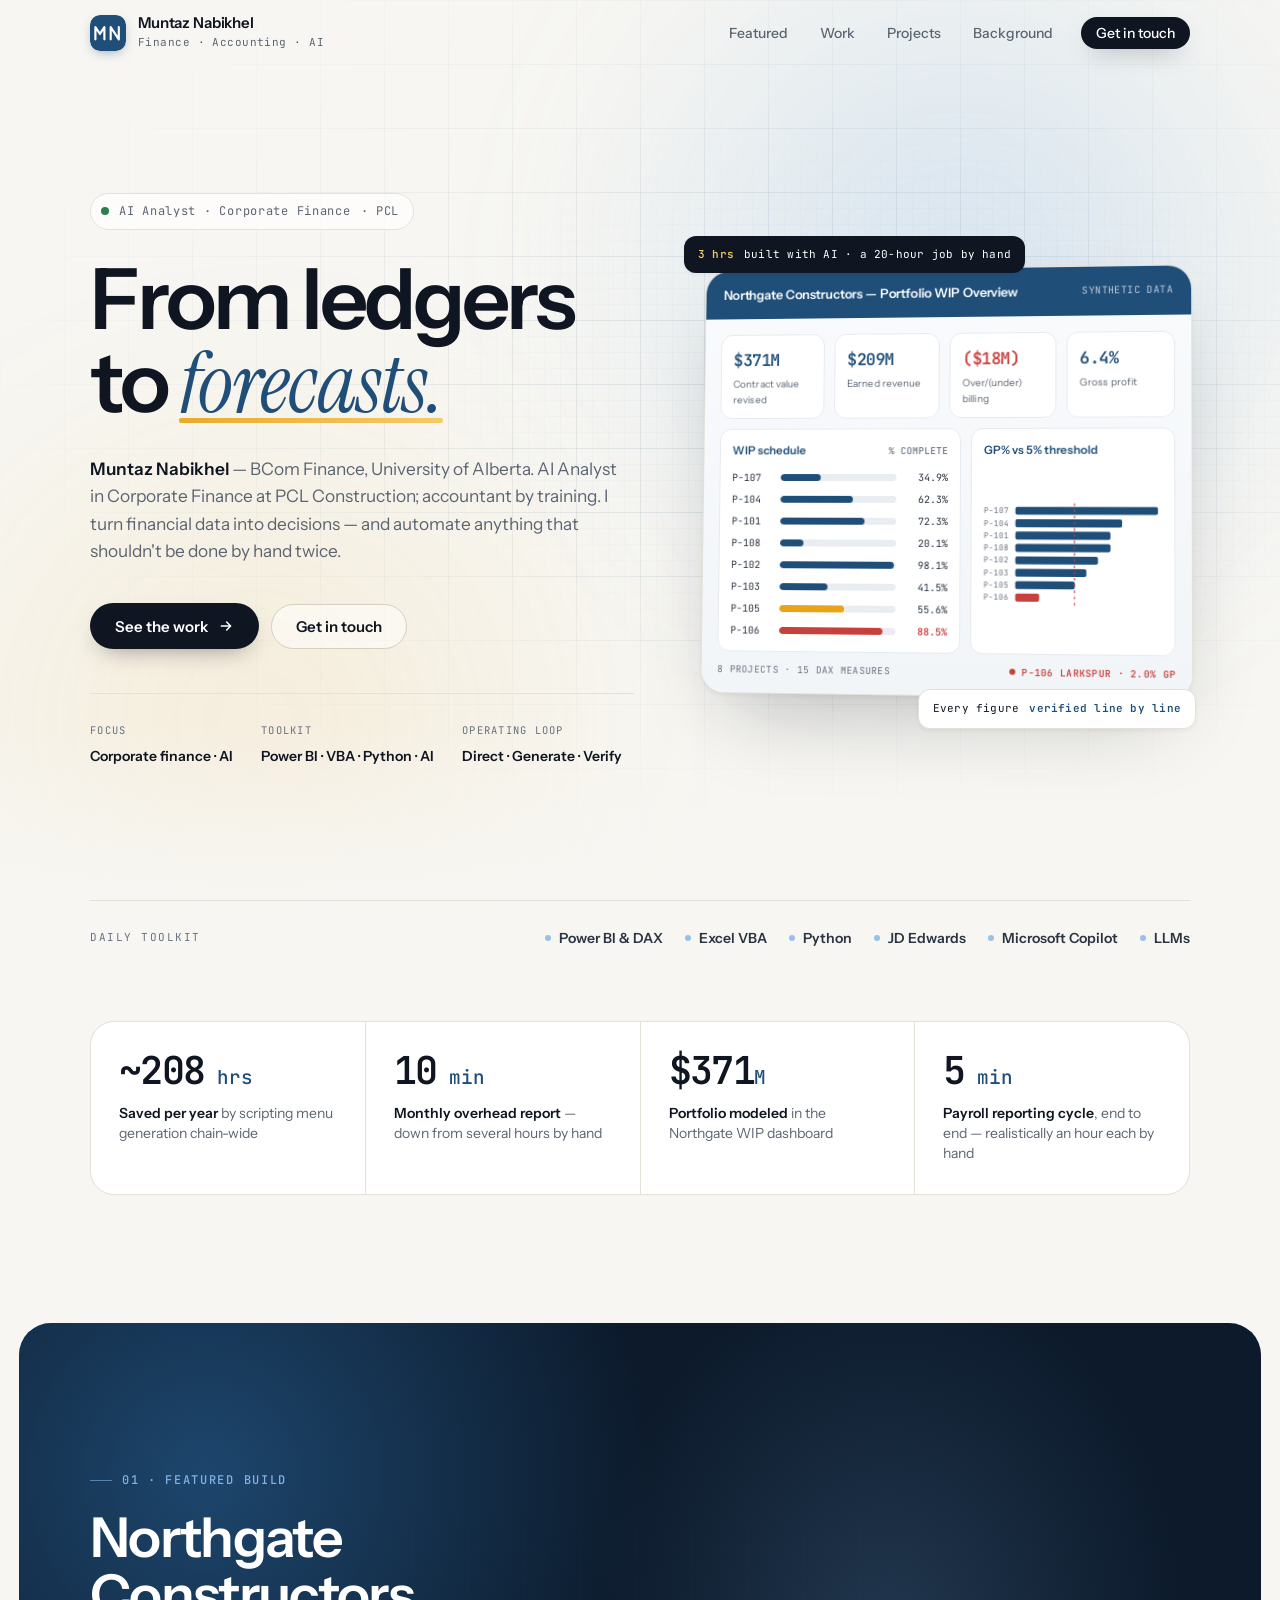
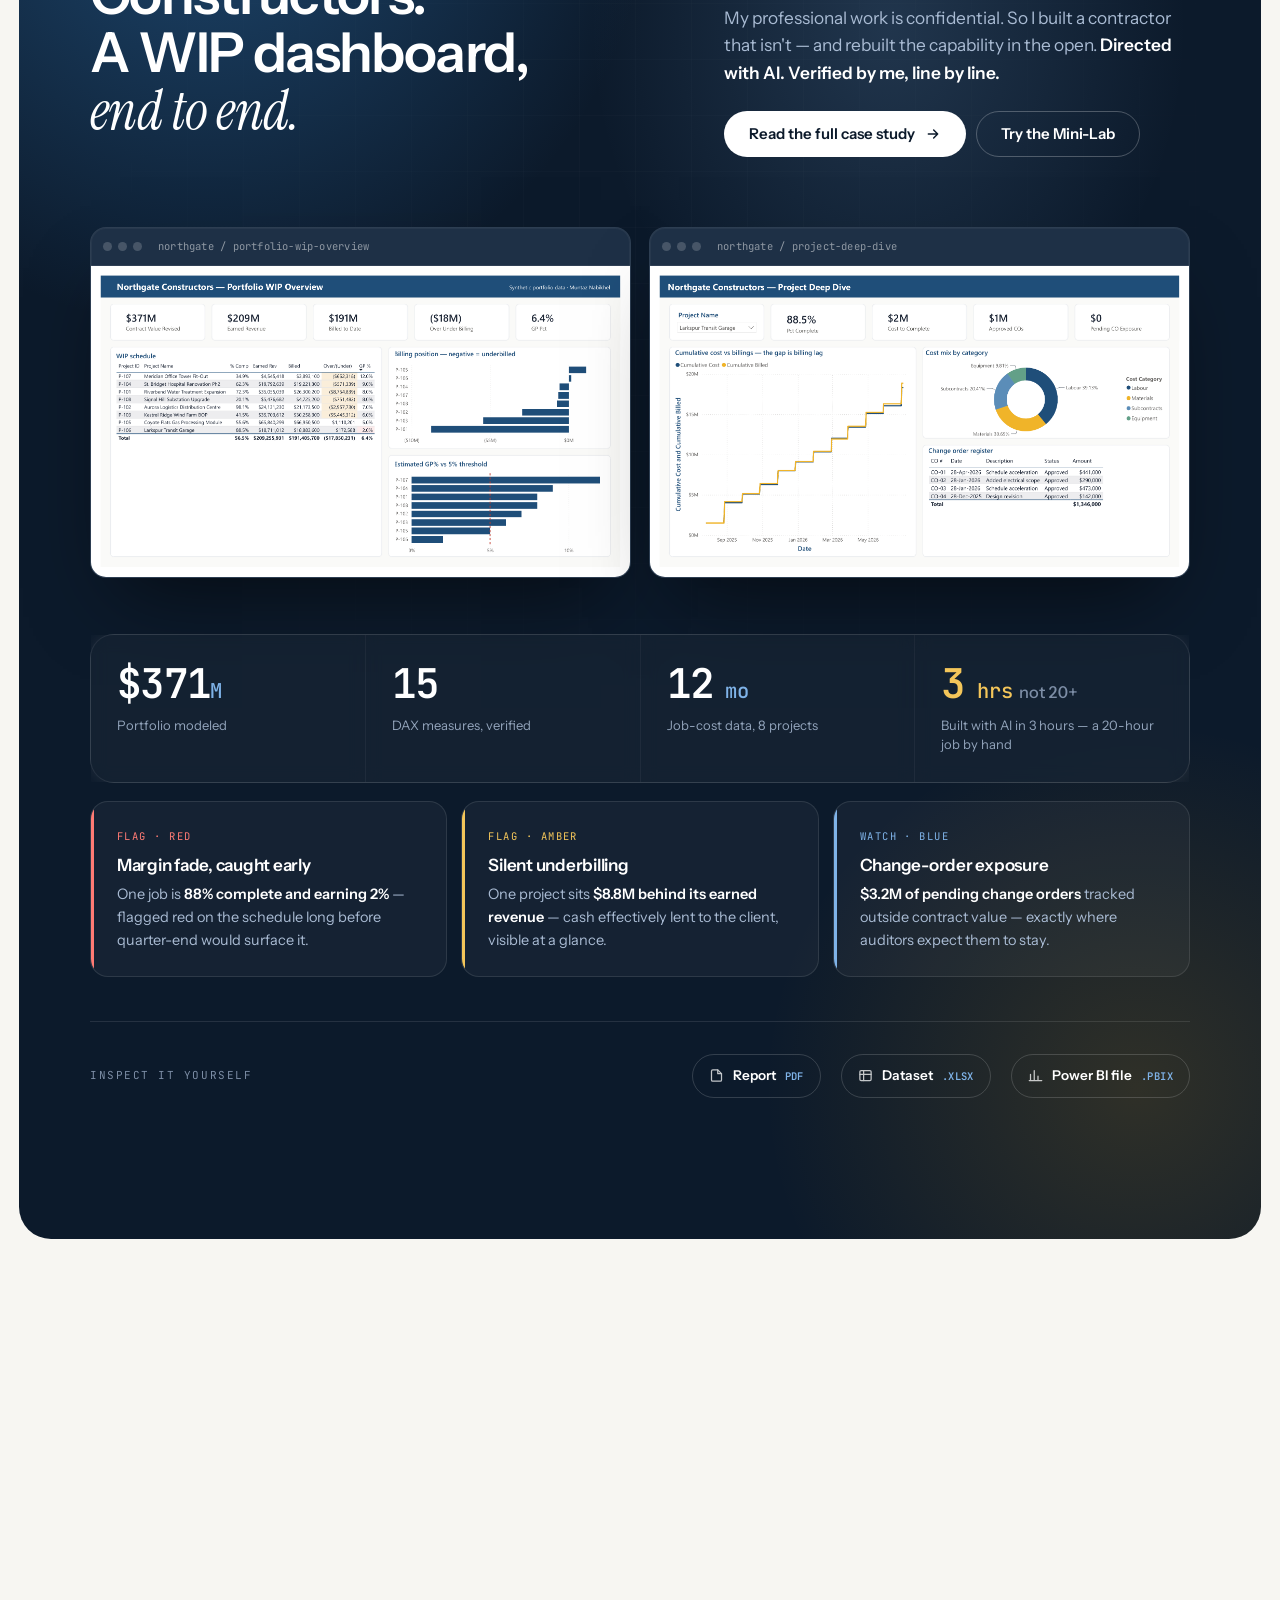
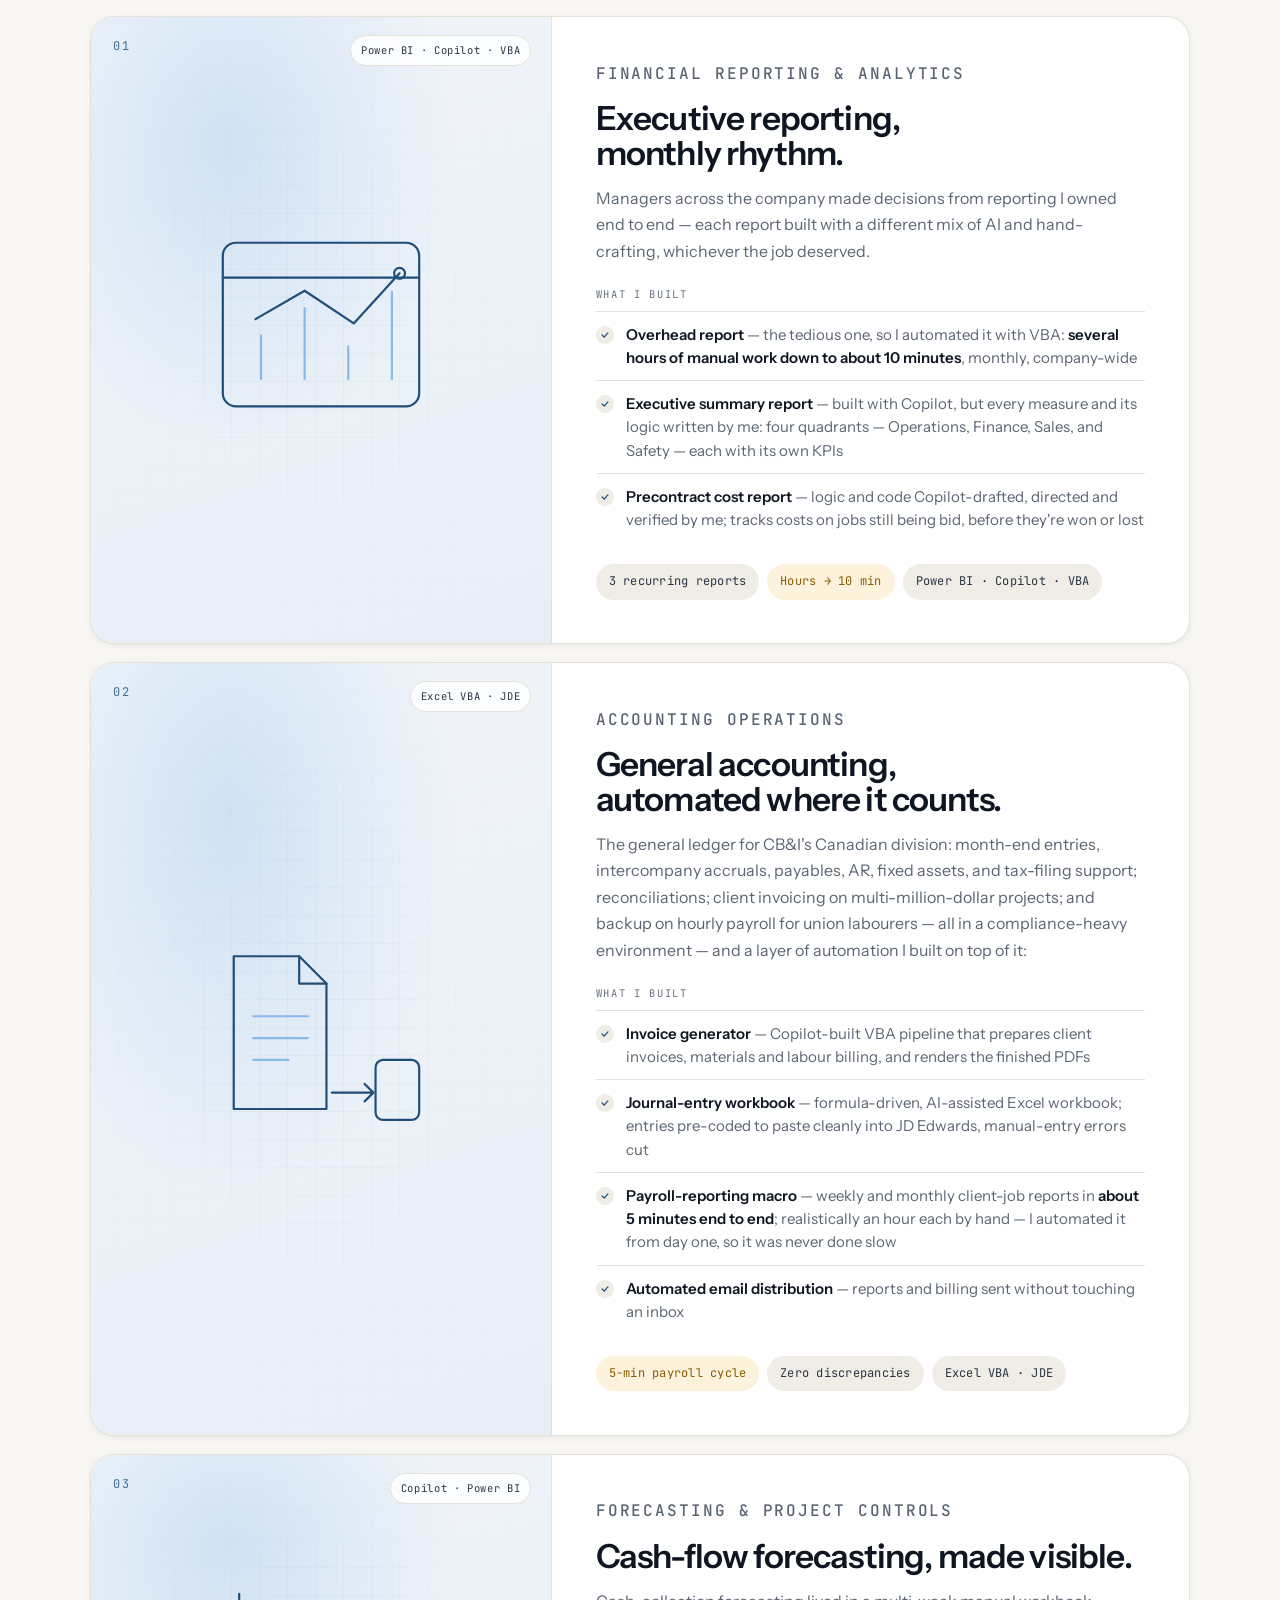
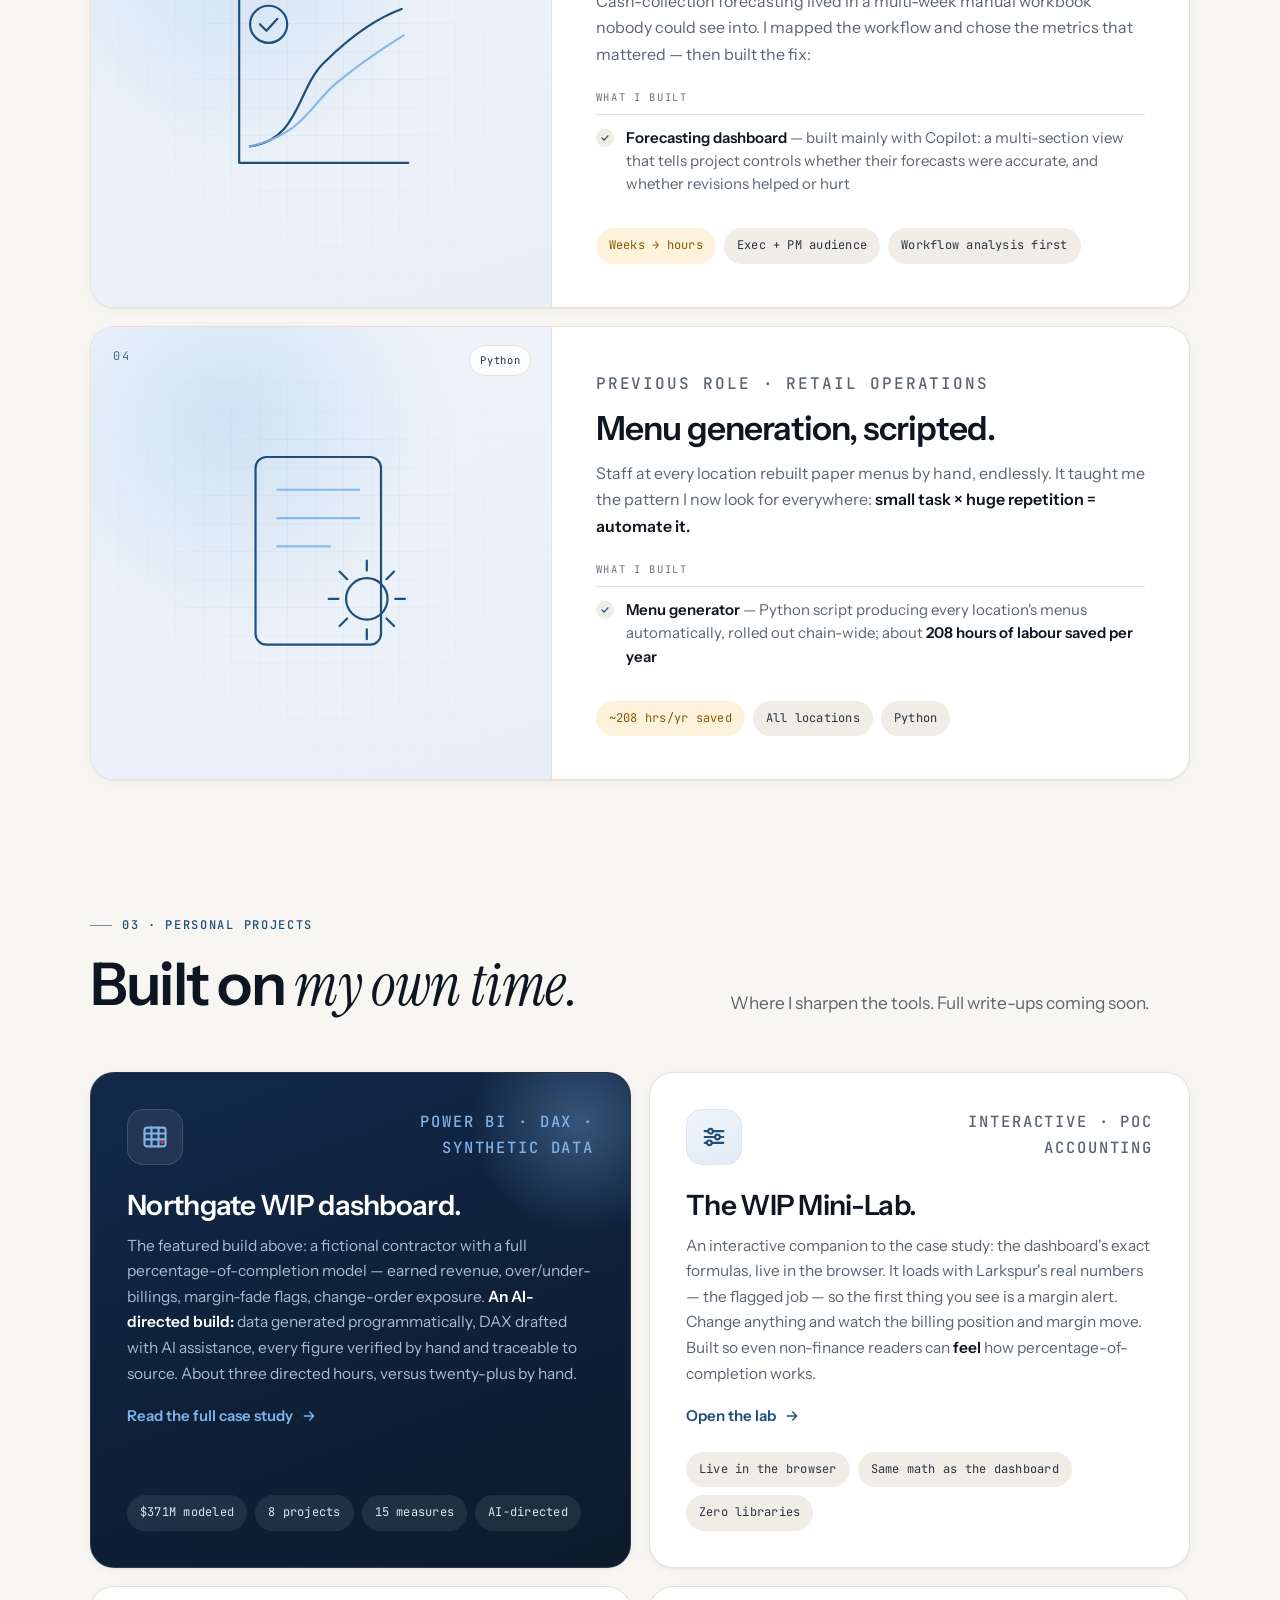
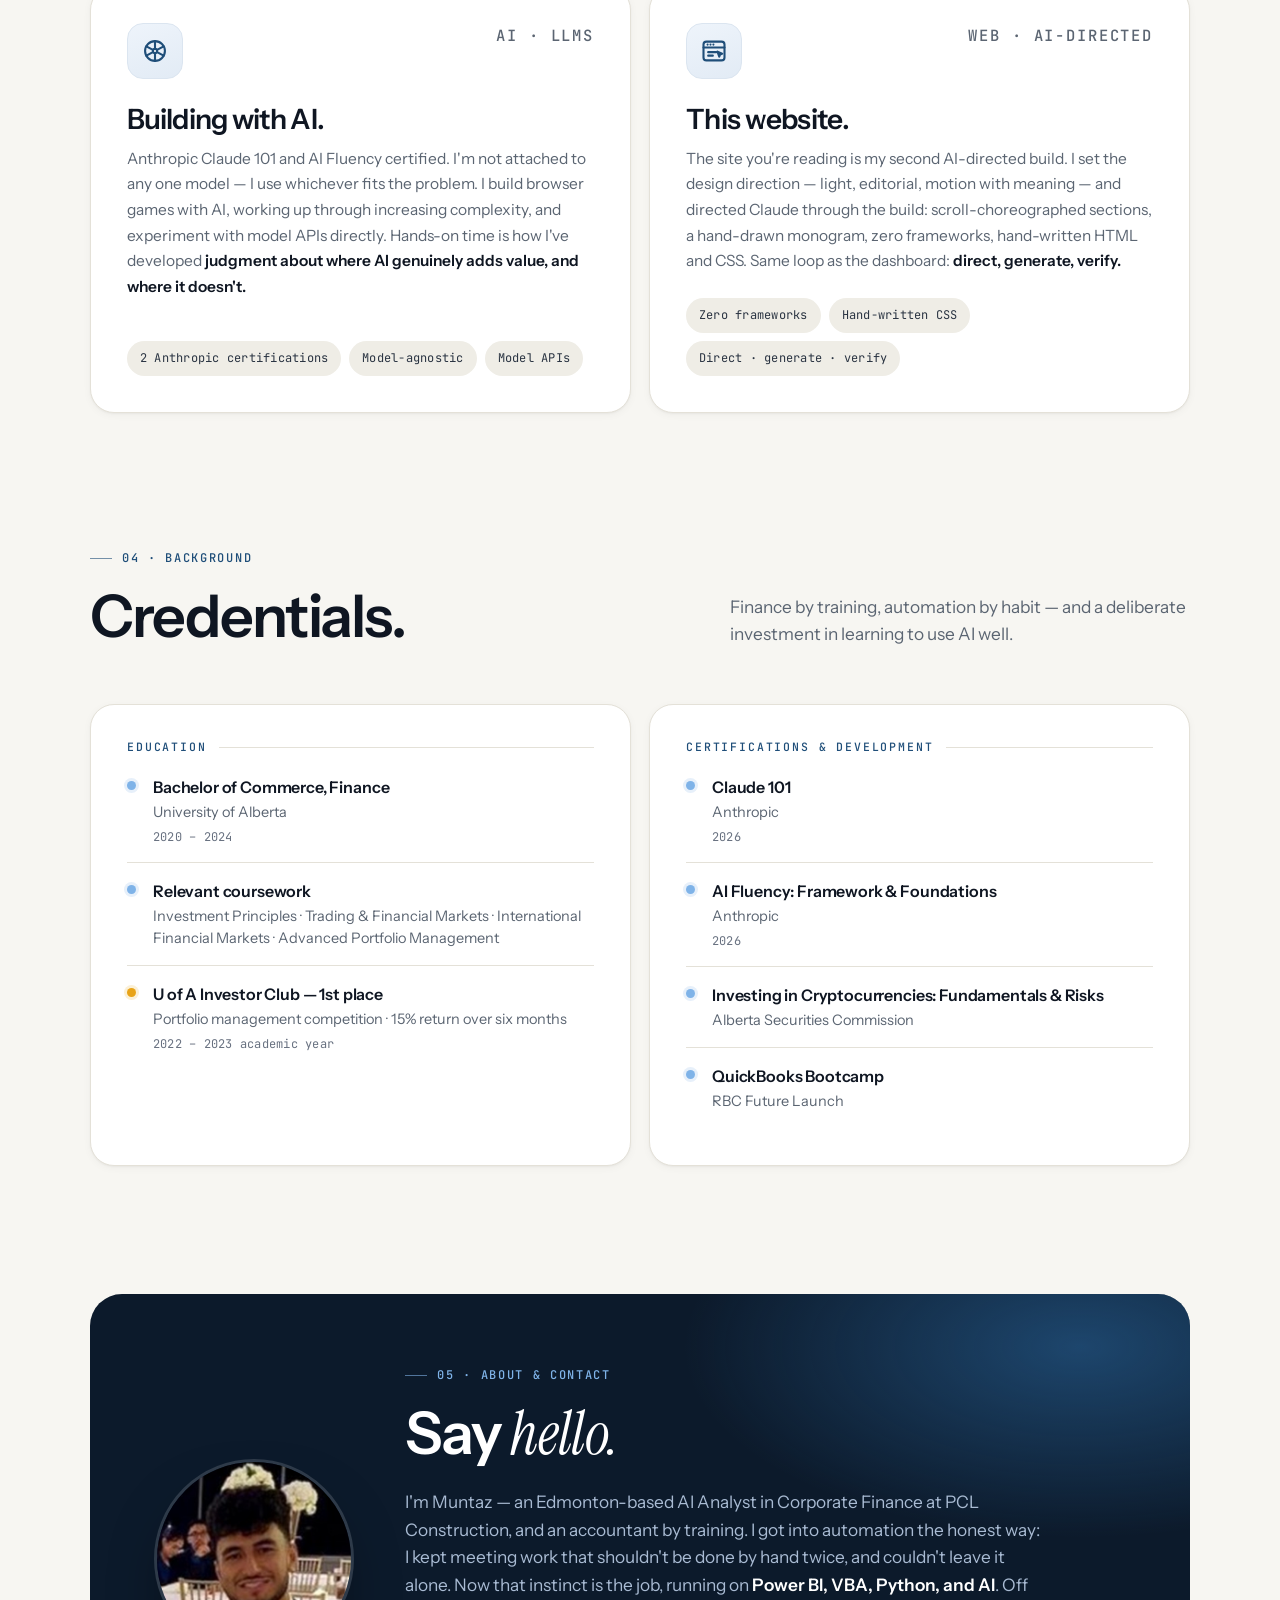
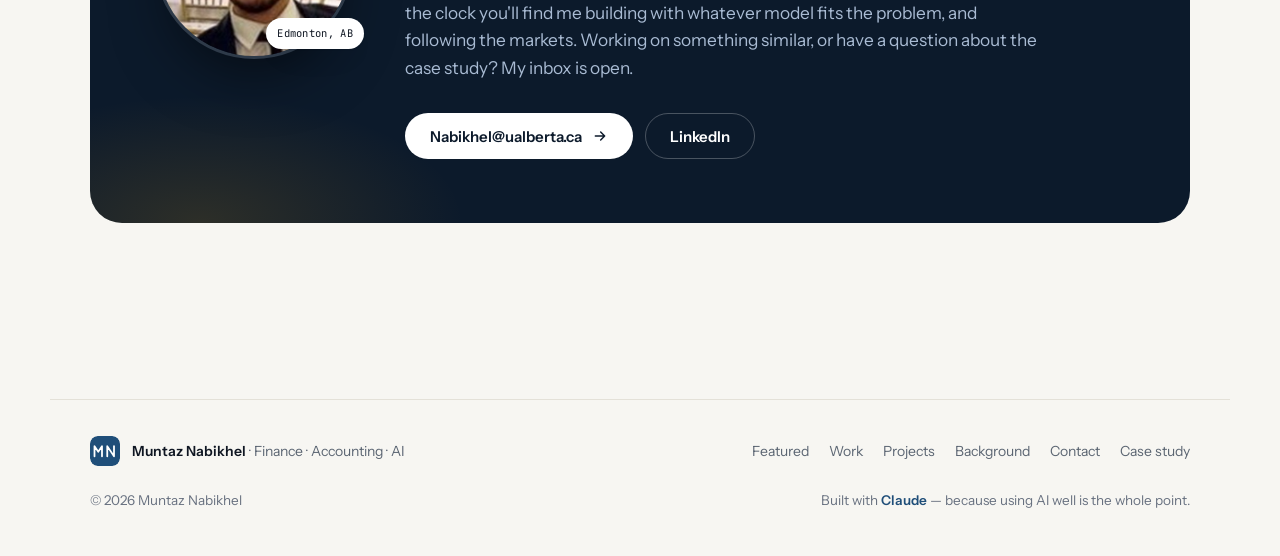
<file: index.html>
<!DOCTYPE html>
<html lang="en">
<head>
<meta charset="utf-8">
<meta name="viewport" content="width=device-width, initial-scale=1">
<title>Muntaz Nabikhel — Finance · Accounting · AI</title>
<meta name="description" content="Muntaz Nabikhel — AI Analyst in Corporate Finance at PCL Construction, accountant by training. I turn financial data into decisions, and automate what shouldn't be done by hand twice.">
<meta name="theme-color" content="#f7f6f2">
<link rel="icon" type="image/svg+xml" href="data:image/svg+xml,%3Csvg xmlns='http://www.w3.org/2000/svg' viewBox='0 0 40 40'%3E%3Crect width='40' height='40' rx='10' fill='%231F4E79'/%3E%3Cpath d='M6 27V13.5l5 7.5 5-7.5V27M23 27V13.5l9 13.5V13.5' stroke='white' stroke-width='2.4' fill='none' stroke-linecap='round' stroke-linejoin='round'/%3E%3C/svg%3E">
<meta property="og:type" content="website">
<meta property="og:title" content="Muntaz Nabikhel — Finance · Accounting · AI">
<meta property="og:description" content="From ledgers to dashboards. AI Analyst in Corporate Finance at PCL Construction, accountant by training — I turn financial data into decisions, and automate what shouldn't be done by hand twice.">
<meta property="og:url" content="https://mnabikhel.github.io/">
<meta property="og:image" content="https://mnabikhel.github.io/screenshot-overview.png">
<meta name="twitter:card" content="summary_large_image">
<link rel="canonical" href="https://mnabikhel.github.io/">
<link rel="preconnect" href="https://fonts.googleapis.com">
<link rel="preconnect" href="https://fonts.gstatic.com" crossorigin>
<link href="https://fonts.googleapis.com/css2?family=Instrument+Sans:ital,wght@0,400;0,500;0,600;0,700;1,400&family=Instrument+Serif:ital@0;1&family=JetBrains+Mono:wght@400;500;600&display=swap" rel="stylesheet">
<link rel="stylesheet" href="styles.css">
<noscript><style>.fx,.reveal{opacity:1!important;transform:none!important;filter:none!important}.row .bar i{width:var(--w)}.spark rect{transform:none}</style></noscript>
</head>
<body>
<a class="skip" href="#main">Skip to content</a>

<div class="intro" id="intro" aria-hidden="true"><svg viewBox="0 0 40 40"><rect width="40" height="40" rx="10" fill="#1F4E79"/><path class="ip" d="M6 27V13.5l5 7.5 5-7.5V27M23 27V13.5l9 13.5V13.5" stroke="#fff" stroke-width="2.4" fill="none" stroke-linecap="round" stroke-linejoin="round"/></svg></div>

<nav class="nav" id="nav" aria-label="Main">
  <div class="nav-in">
    <a class="brand" href="#top" aria-label="Home">
      <svg class="mono" viewBox="0 0 40 40" aria-hidden="true"><rect width="40" height="40" rx="10" fill="#1F4E79"/><path d="M6 27V13.5l5 7.5 5-7.5V27M23 27V13.5l9 13.5V13.5" stroke="#fff" stroke-width="2.4" fill="none" stroke-linecap="round" stroke-linejoin="round"/></svg>
      <span><span class="brand-name">Muntaz Nabikhel</span><span class="brand-role">Finance · Accounting · AI</span></span>
    </a>
    <div class="nav-links" id="navlinks">
      <a href="#featured" data-sec="featured">Featured</a>
      <a href="#work" data-sec="work">Work</a>
      <a href="#projects" data-sec="projects">Projects</a>
      <a href="#background" data-sec="background">Background</a>
      <a class="btn btn-primary btn-sm nav-cta" href="#contact">Get in touch</a>
    </div>
    <button type="button" class="nav-toggle" id="navtoggle" aria-label="Toggle menu" aria-expanded="false" aria-controls="navlinks"><span></span></button>
  </div>
</nav>

<!-- ================= HERO ================= -->
<header class="hero" id="top">
  <div class="hero-bg" aria-hidden="true">
    <div class="grid"></div><div class="grid-fine"></div>
    <div class="glow a"></div><div class="glow b"></div>
    <div class="fade"></div>
  </div>
  <div class="wrap hero-in">
    <div>
      <div class="status fx"><span class="pulse"></span>AI Analyst · Corporate Finance<span class="sm-hide"> · PCL</span></div>
      <h1>
        <span class="line fx fxd1">From ledgers</span>
        <span class="line fx fxd2">to <span class="rot" id="rotor"><span class="w is-on">dashboards.</span><span class="w" aria-hidden="true">forecasts.</span><span class="w" aria-hidden="true">decisions.</span></span></span>
      </h1>
      <p class="lead fx fxd3"><b>Muntaz Nabikhel</b> — BCom Finance, University of Alberta. AI Analyst in Corporate Finance at PCL Construction; accountant by training. I turn financial data into decisions — and automate anything that shouldn't be done by hand twice.</p>
      <div class="hero-ctas fx fxd4">
        <a class="btn btn-primary" href="#featured">See the work
          <svg viewBox="0 0 24 24" fill="none" stroke="currentColor" stroke-width="2.2" stroke-linecap="round" stroke-linejoin="round"><path d="M5 12h14M13 6l6 6-6 6"/></svg>
        </a>
        <a class="btn btn-ghost" href="#contact">Get in touch</a>
      </div>
      <div class="hero-meta fx fxd5">
        <div><div class="k">Focus</div><div class="v">Corporate finance · AI</div></div>
        <div><div class="k">Toolkit</div><div class="v">Power BI · VBA · Python · AI</div></div>
        <div><div class="k">Operating loop</div><div class="v">Direct · Generate · Verify</div></div>
      </div>
    </div>

    <div class="mock-wrap fx fxd4" role="img" aria-label="Preview of the Northgate WIP dashboard: KPI tiles, WIP schedule bars, and GP% chart with Larkspur flagged red">
      <div class="float-tag tl"><b>3 hrs</b> built with AI · a 20-hour job by hand</div>
      <div class="mock">
        <div class="mock-bar"><span class="t">Northgate Constructors — Portfolio WIP Overview</span><span class="s">SYNTHETIC DATA</span></div>
        <div class="mock-body">
          <div class="kpis">
            <div class="kpi"><div class="kv">$371M</div><div class="kk">Contract value revised</div></div>
            <div class="kpi"><div class="kv">$209M</div><div class="kk">Earned revenue</div></div>
            <div class="kpi"><div class="kv neg">($18M)</div><div class="kk">Over/(under) billing</div></div>
            <div class="kpi"><div class="kv">6.4%</div><div class="kk">Gross profit</div></div>
          </div>
          <div class="mock-grid">
            <div class="mock-panel">
              <div class="ph">WIP schedule <span class="sub">% COMPLETE</span></div>
              <div class="rows">
                <div class="row"><span class="id">P-107</span><span class="bar"><i style="--w:34.9%"></i></span><span class="val">34.9%</span></div>
                <div class="row"><span class="id">P-104</span><span class="bar"><i style="--w:62.3%"></i></span><span class="val">62.3%</span></div>
                <div class="row"><span class="id">P-101</span><span class="bar"><i style="--w:72.3%"></i></span><span class="val">72.3%</span></div>
                <div class="row"><span class="id">P-108</span><span class="bar"><i style="--w:20.1%"></i></span><span class="val">20.1%</span></div>
                <div class="row"><span class="id">P-102</span><span class="bar"><i style="--w:98.1%"></i></span><span class="val">98.1%</span></div>
                <div class="row"><span class="id">P-103</span><span class="bar"><i style="--w:41.5%"></i></span><span class="val">41.5%</span></div>
                <div class="row"><span class="id">P-105</span><span class="bar"><i class="warn" style="--w:55.6%"></i></span><span class="val">55.6%</span></div>
                <div class="row"><span class="id">P-106</span><span class="bar"><i class="flag" style="--w:88.5%"></i></span><span class="val flag">88.5%</span></div>
              </div>
            </div>
            <div class="mock-panel">
              <div class="ph">GP% vs 5% threshold</div>
              <svg class="spark" viewBox="0 0 200 118" aria-hidden="true">
                <text x="0" y="11.5">P-107</text><rect x="36" y="4" width="160" height="9" rx="2"/>
                <text x="0" y="25.5">P-104</text><rect x="36" y="18" width="120" height="9" rx="2"/>
                <text x="0" y="39.5">P-101</text><rect x="36" y="32" width="107" height="9" rx="2"/>
                <text x="0" y="53.5">P-108</text><rect x="36" y="46" width="107" height="9" rx="2"/>
                <text x="0" y="67.5">P-102</text><rect x="36" y="60" width="93" height="9" rx="2"/>
                <text x="0" y="81.5">P-103</text><rect x="36" y="74" width="80" height="9" rx="2"/>
                <text x="0" y="95.5">P-105</text><rect x="36" y="88" width="67" height="9" rx="2"/>
                <text x="0" y="109.5">P-106</text><rect class="flag" x="36" y="102" width="27" height="9" rx="2"/>
                <line class="thr" x1="102.7" y1="0" x2="102.7" y2="116"/>
              </svg>
            </div>
          </div>
          <div class="mock-foot"><span>8 PROJECTS · 15 DAX MEASURES</span><span class="flagged"><i></i>P-106 LARKSPUR · 2.0% GP</span></div>
        </div>
      </div>
      <div class="float-tag br">Every figure <b>verified line by line</b></div>
    </div>
  </div>
</header>

<main id="main">
<div class="wrap">
  <div class="tools reveal">
    <div class="tools-in">
      <span class="tl">Daily toolkit</span>
      <ul>
        <li>Power BI &amp; DAX</li><li>Excel VBA</li><li>Python</li><li>JD Edwards</li><li>Microsoft Copilot</li><li>LLMs</li>
      </ul>
    </div>
  </div>
</div>

<!-- ================= STATS ================= -->
<div class="wrap stats">
  <div class="stats-grid">
    <div class="stat reveal"><div class="sv">~208<span class="u"> hrs</span></div><div class="sk"><b>Saved per year</b> by scripting menu generation chain-wide</div></div>
    <div class="stat reveal d1"><div class="sv">10<span class="u"> min</span></div><div class="sk"><b>Monthly overhead report</b> — down from several hours by hand</div></div>
    <div class="stat reveal d2"><div class="sv">$371<span class="u">M</span></div><div class="sk"><b>Portfolio modeled</b> in the Northgate WIP dashboard</div></div>
    <div class="stat reveal d3"><div class="sv">5<span class="u"> min</span></div><div class="sk"><b>Payroll reporting cycle</b>, end to end — realistically an hour each by hand</div></div>
  </div>
</div>

<!-- ================= FEATURED ================= -->
<section id="featured" class="pb0">
  <div class="cine">
    <div class="wrap">
      <div class="cine-head">
        <div>
          <p class="eyebrow reveal">01 · Featured build</p>
          <h2 class="reveal d1">Northgate Constructors.<br>A WIP dashboard,<br><span class="serif">end to end.</span></h2>
        </div>
        <div class="right">
          <p class="lead reveal d2">My professional work is confidential. So I built a contractor that isn't — and rebuilt the capability in the open. <b>Directed with AI. Verified by me, line by line.</b></p>
          <div class="cine-actions reveal d3">
            <a class="btn btn-light" href="northgate.html">Read the full case study
              <svg viewBox="0 0 24 24" fill="none" stroke="currentColor" stroke-width="2.2" stroke-linecap="round" stroke-linejoin="round"><path d="M5 12h14M13 6l6 6-6 6"/></svg>
            </a>
            <a class="btn btn-outline-light" href="northgate.html#lab">Try the Mini-Lab</a>
          </div>
        </div>
      </div>

      <div class="shots reveal">
        <button type="button" class="frame" data-full="screenshot-overview.png" aria-label="Enlarge: Portfolio WIP overview page">
          <span class="frame-bar"><i></i><i></i><i></i><span class="url">northgate / portfolio-wip-overview</span></span>
          <img src="screenshot-overview.png" alt="Portfolio WIP overview page" loading="lazy">
          <span class="zoom">Click to enlarge</span>
        </button>
        <button type="button" class="frame" data-full="screenshot-deepdive.png" aria-label="Enlarge: Project deep dive page">
          <span class="frame-bar"><i></i><i></i><i></i><span class="url">northgate / project-deep-dive</span></span>
          <img src="screenshot-deepdive.png" alt="Project deep dive page" loading="lazy">
          <span class="zoom">Click to enlarge</span>
        </button>
      </div>

      <div class="specs">
        <div class="spec reveal"><div class="sv">$371<span class="u">M</span></div><div class="sk">Portfolio modeled</div></div>
        <div class="spec reveal d1"><div class="sv">15</div><div class="sk">DAX measures, verified</div></div>
        <div class="spec reveal d2"><div class="sv">12<span class="u"> mo</span></div><div class="sk">Job-cost data, 8 projects</div></div>
        <div class="spec reveal d3"><div class="sv amber">3<span class="u"> hrs</span><span class="vs">not 20+</span></div><div class="sk">Built with AI in 3 hours — a 20-hour job by hand</div></div>
      </div>

      <div class="finds">
        <div class="find c-red reveal">
          <div class="ft">Flag · Red</div>
          <h4>Margin fade, caught early</h4>
          <p>One job is <b>88% complete and earning 2%</b> — flagged red on the schedule long before quarter-end would surface it.</p>
        </div>
        <div class="find c-amber reveal d1">
          <div class="ft">Flag · Amber</div>
          <h4>Silent underbilling</h4>
          <p>One project sits <b>$8.8M behind its earned revenue</b> — cash effectively lent to the client, visible at a glance.</p>
        </div>
        <div class="find c-blue reveal d2">
          <div class="ft">Watch · Blue</div>
          <h4>Change-order exposure</h4>
          <p><b>$3.2M of pending change orders</b> tracked outside contract value — exactly where auditors expect them to stay.</p>
        </div>
      </div>

      <div class="files reveal">
        <span class="fl">Inspect it yourself</span>
        <a class="file" href="Northgate_WIP_Dashboard.pdf" target="_blank" rel="noopener"><svg viewBox="0 0 24 24" fill="none" stroke="currentColor" stroke-width="2" stroke-linecap="round" stroke-linejoin="round"><path d="M14 3H6a2 2 0 0 0-2 2v14a2 2 0 0 0 2 2h12a2 2 0 0 0 2-2V9z"/><path d="M14 3v6h6"/></svg>Report <span class="ext">PDF</span></a>
        <a class="file" href="Northgate_Synthetic_Finance_Dataset.xlsx" download><svg viewBox="0 0 24 24" fill="none" stroke="currentColor" stroke-width="2" stroke-linecap="round" stroke-linejoin="round"><rect x="3" y="4" width="18" height="16" rx="2"/><path d="M3 10h18M9 4v16"/></svg>Dataset <span class="ext">.XLSX</span></a>
        <a class="file" href="Northgate_WIP_Dashboard.pbix" download><svg viewBox="0 0 24 24" fill="none" stroke="currentColor" stroke-width="2" stroke-linecap="round" stroke-linejoin="round"><path d="M4 20V10M10 20V4M16 20v-7M22 20H2"/></svg>Power BI file <span class="ext">.PBIX</span></a>
      </div>
    </div>
  </div>
</section>

<!-- ================= WORK ================= -->
<section id="work">
  <div class="wrap">
    <div class="sec-head">
      <div>
        <p class="eyebrow reveal">02 · Work</p>
        <h2 class="reveal d1">What I built, <span class="serif">on the job.</span></h2>
      </div>
      <p class="lead reveal d2">Before PCL I was an Associate Accountant at CB&amp;I, based in Fort Saskatchewan — general accounting for the company's Canadian division: month-end entries, intercompany accruals, payables, AR, fixed assets, and project costs on multi-million-dollar industrial jobs, plus reporting and forecasting. Described in outline; the data stays confidential.</p>
    </div>

    <div class="cards">
      <article class="card reveal">
        <div class="card-vis">
          <span class="idx">01</span><span class="badge">Power BI · Copilot · VBA</span>
          <svg viewBox="0 0 220 220" role="img" aria-label="Dashboard sketch"><rect x="20" y="30" width="180" height="150" rx="12"/><path d="M20 62h180"/><path class="soft" d="M55 155V115M95 155V90M135 155V125M175 155V75"/><path d="M50 100 L95 74 L140 104 L182 58"/><circle cx="182" cy="58" r="5"/></svg>
        </div>
        <div class="card-body">
          <p class="tag">Financial reporting &amp; analytics</p>
          <h3>Executive reporting, monthly rhythm.</h3>
          <p>Managers across the company made decisions from reporting I owned end to end — each report built with a different mix of AI and hand-crafting, whichever the job deserved.</p>
          <div class="built"><p class="bl">What I built</p>
            <ul>
              <li><b>Overhead report</b> — the tedious one, so I automated it with VBA: <b>several hours of manual work down to about 10 minutes</b>, monthly, company-wide</li>
              <li><b>Executive summary report</b> — built with Copilot, but every measure and its logic written by me: four quadrants — Operations, Finance, Sales, and Safety — each with its own KPIs</li>
              <li><b>Precontract cost report</b> — logic and code Copilot-drafted, directed and verified by me; tracks costs on jobs still being bid, before they're won or lost</li>
            </ul>
          </div>
          <div class="chips"><span class="chip">3 recurring reports</span><span class="chip accent">Hours → 10 min</span><span class="chip">Power BI · Copilot · VBA</span></div>
        </div>
      </article>

      <article class="card reveal">
        <div class="card-vis">
          <span class="idx">02</span><span class="badge">Excel VBA · JDE</span>
          <svg viewBox="0 0 220 220" role="img" aria-label="Invoice to PDF sketch"><path d="M30 25h60l25 25v115H30z"/><path d="M90 25v25h25"/><path class="soft" d="M48 80h50M48 100h50M48 120h32"/><path d="M120 150h38M150 142l8 8-8 8"/><rect x="160" y="120" width="40" height="55" rx="7"/></svg>
        </div>
        <div class="card-body">
          <p class="tag">Accounting operations</p>
          <h3>General accounting, automated where it counts.</h3>
          <p>The general ledger for CB&amp;I's Canadian division: month-end entries, intercompany accruals, payables, AR, fixed assets, and tax-filing support; reconciliations; client invoicing on multi-million-dollar projects; and backup on hourly payroll for union labourers — all in a compliance-heavy environment — and a layer of automation I built on top of it:</p>
          <div class="built"><p class="bl">What I built</p>
            <ul>
              <li><b>Invoice generator</b> — Copilot-built VBA pipeline that prepares client invoices, materials and labour billing, and renders the finished PDFs</li>
              <li><b>Journal-entry workbook</b> — formula-driven, AI-assisted Excel workbook; entries pre-coded to paste cleanly into JD Edwards, manual-entry errors cut</li>
              <li><b>Payroll-reporting macro</b> — weekly and monthly client-job reports in <b>about 5 minutes end to end</b>; realistically an hour each by hand — I automated it from day one, so it was never done slow</li>
              <li><b>Automated email distribution</b> — reports and billing sent without touching an inbox</li>
            </ul>
          </div>
          <div class="chips"><span class="chip accent">5-min payroll cycle</span><span class="chip">Zero discrepancies</span><span class="chip">Excel VBA · JDE</span></div>
        </div>
      </article>

      <article class="card reveal">
        <div class="card-vis">
          <span class="idx">03</span><span class="badge">Copilot · Power BI</span>
          <svg viewBox="0 0 220 220" role="img" aria-label="Forecast curve sketch"><path d="M35 30v155h155"/><path d="M45 170 C90 164 88 118 112 94 S162 52 184 44"/><path class="soft" stroke-dasharray="6 8" d="M45 170 C95 158 100 132 124 112 S170 78 186 68"/><circle cx="62" cy="58" r="17"/><path d="M54 58l6 6 10-11"/></svg>
        </div>
        <div class="card-body">
          <p class="tag">Forecasting &amp; project controls</p>
          <h3>Cash-flow forecasting, made visible.</h3>
          <p>Cash-collection forecasting lived in a multi-week manual workbook nobody could see into. I mapped the workflow and chose the metrics that mattered — then built the fix:</p>
          <div class="built"><p class="bl">What I built</p>
            <ul>
              <li><b>Forecasting dashboard</b> — built mainly with Copilot: a multi-section view that tells project controls whether their forecasts were accurate, and whether revisions helped or hurt</li>
            </ul>
          </div>
          <div class="chips"><span class="chip accent">Weeks → hours</span><span class="chip">Exec + PM audience</span><span class="chip">Workflow analysis first</span></div>
        </div>
      </article>

      <article class="card reveal">
        <div class="card-vis">
          <span class="idx">04</span><span class="badge">Python</span>
          <svg viewBox="0 0 220 220" role="img" aria-label="Menu automation sketch"><rect x="50" y="22" width="115" height="172" rx="10"/><path class="soft" d="M70 52h75M70 78h75M70 104h48"/><circle cx="152" cy="152" r="19"/><path d="M152 126v-9M152 189v-9M126 152h-9M187 152h-9M170 134l7-7M134 170l-7 7M134 134l-7-7M170 170l7 7"/></svg>
        </div>
        <div class="card-body">
          <p class="tag">Previous role · Retail operations</p>
          <h3>Menu generation, scripted.</h3>
          <p>Staff at every location rebuilt paper menus by hand, endlessly. It taught me the pattern I now look for everywhere: <b>small task × huge repetition = automate it.</b></p>
          <div class="built"><p class="bl">What I built</p>
            <ul>
              <li><b>Menu generator</b> — Python script producing every location's menus automatically, rolled out chain-wide; about <b>208 hours of labour saved per year</b></li>
            </ul>
          </div>
          <div class="chips"><span class="chip accent">~208 hrs/yr saved</span><span class="chip">All locations</span><span class="chip">Python</span></div>
        </div>
      </article>
    </div>
  </div>
</section>

<!-- ================= PROJECTS ================= -->
<section id="projects" class="pt0">
  <div class="wrap">
    <div class="sec-head">
      <div>
        <p class="eyebrow reveal">03 · Personal projects</p>
        <h2 class="reveal d1">Built on <span class="serif">my own time.</span></h2>
      </div>
      <p class="lead reveal d2">Where I sharpen the tools. Full write-ups coming soon.</p>
    </div>

    <div class="bento">
      <article class="tile featured reveal">
        <div class="tile-top">
          <div class="tile-ic"><svg viewBox="0 0 24 24"><rect x="3" y="4" width="18" height="16" rx="2"/><path d="M3 9h18M3 14h18M9 4v16M15 4v16"/><circle class="fillacc" cx="18" cy="16.5" r="1.4"/></svg></div>
          <p class="tag">Power BI · DAX · Synthetic data</p>
        </div>
        <h3>Northgate WIP dashboard.</h3>
        <p>The featured build above: a fictional contractor with a full percentage-of-completion model — earned revenue, over/under-billings, margin-fade flags, change-order exposure. <b>An AI-directed build:</b> data generated programmatically, DAX drafted with AI assistance, every figure verified by hand and traceable to source. About three directed hours, versus twenty-plus by hand.</p>
        <a class="more" href="northgate.html">Read the full case study <svg viewBox="0 0 24 24" fill="none" stroke="currentColor" stroke-width="2.2" stroke-linecap="round" stroke-linejoin="round"><path d="M5 12h14M13 6l6 6-6 6"/></svg></a>
        <div class="chips"><span class="chip">$371M modeled</span><span class="chip">8 projects</span><span class="chip">15 measures</span><span class="chip">AI-directed</span></div>
      </article>

      <article class="tile reveal d1">
        <div class="tile-top">
          <div class="tile-ic"><svg viewBox="0 0 24 24"><path d="M4 7h16M4 12h16M4 17h16"/><circle cx="9" cy="7" r="2" fill="#fff"/><circle cx="15" cy="12" r="2" fill="#fff"/><circle cx="8" cy="17" r="2" fill="#fff"/></svg></div>
          <p class="tag">Interactive · POC accounting</p>
        </div>
        <h3>The WIP Mini-Lab.</h3>
        <p>An interactive companion to the case study: the dashboard's exact formulas, live in the browser. It loads with Larkspur's real numbers — the flagged job — so the first thing you see is a margin alert. Change anything and watch the billing position and margin move. Built so even non-finance readers can <b>feel</b> how percentage-of-completion works.</p>
        <a class="more" href="northgate.html#lab">Open the lab <svg viewBox="0 0 24 24" fill="none" stroke="currentColor" stroke-width="2.2" stroke-linecap="round" stroke-linejoin="round"><path d="M5 12h14M13 6l6 6-6 6"/></svg></a>
        <div class="chips"><span class="chip">Live in the browser</span><span class="chip">Same math as the dashboard</span><span class="chip">Zero libraries</span></div>
      </article>

      <article class="tile reveal d2">
        <div class="tile-top">
          <div class="tile-ic"><svg viewBox="0 0 24 24"><circle cx="12" cy="12" r="8.5"/><path d="M12 3.5v17M4.6 8l14.8 8M19.4 8L4.6 16"/><circle cx="12" cy="12" r="1.8" fill="#fff"/></svg></div>
          <p class="tag">AI · LLMs</p>
        </div>
        <h3>Building with AI.</h3>
        <p>Anthropic Claude 101 and AI Fluency certified. I'm not attached to any one model — I use whichever fits the problem. I build browser games with AI, working up through increasing complexity, and experiment with model APIs directly. Hands-on time is how I've developed <b>judgment about where AI genuinely adds value, and where it doesn't.</b></p>
        <div class="chips"><span class="chip">2 Anthropic certifications</span><span class="chip">Model-agnostic</span><span class="chip">Model APIs</span></div>
      </article>

      <article class="tile reveal d3">
        <div class="tile-top">
          <div class="tile-ic"><svg viewBox="0 0 24 24"><rect x="3" y="4" width="18" height="16" rx="2.5"/><path d="M3 9h18M6.5 6.5h.01M9 6.5h.01M11.5 6.5h.01M7 13h7M7 16h4"/><path d="M15 12.5l4 1.8-1.8.7-.7 1.8z"/></svg></div>
          <p class="tag">Web · AI-directed</p>
        </div>
        <h3>This website.</h3>
        <p>The site you're reading is my second AI-directed build. I set the design direction — light, editorial, motion with meaning — and directed Claude through the build: scroll-choreographed sections, a hand-drawn monogram, zero frameworks, hand-written HTML and CSS. Same loop as the dashboard: <b>direct, generate, verify.</b></p>
        <div class="chips"><span class="chip">Zero frameworks</span><span class="chip">Hand-written CSS</span><span class="chip">Direct · generate · verify</span></div>
      </article>
    </div>
  </div>
</section>

<!-- ================= BACKGROUND ================= -->
<section id="background" class="pt0">
  <div class="wrap">
    <div class="sec-head">
      <div>
        <p class="eyebrow reveal">04 · Background</p>
        <h2 class="reveal d1">Credentials.</h2>
      </div>
      <p class="lead reveal d2">Finance by training, automation by habit — and a deliberate investment in learning to use AI well.</p>
    </div>
    <div class="creds">
      <div class="cred reveal">
        <h3>Education</h3>
        <ul>
          <li><b>Bachelor of Commerce, Finance</b>University of Alberta<span class="when">2020 – 2024</span></li>
          <li><b>Relevant coursework</b>Investment Principles · Trading &amp; Financial Markets · International Financial Markets · Advanced Portfolio Management</li>
          <li class="win"><b>U of A Investor Club — 1st place</b>Portfolio management competition · 15% return over six months<span class="when">2022 – 2023 academic year</span></li>
        </ul>
      </div>
      <div class="cred reveal d1">
        <h3>Certifications &amp; development</h3>
        <ul>
          <li><b>Claude 101</b>Anthropic<span class="when">2026</span></li>
          <li><b>AI Fluency: Framework &amp; Foundations</b>Anthropic<span class="when">2026</span></li>
          <li><b>Investing in Cryptocurrencies: Fundamentals &amp; Risks</b>Alberta Securities Commission</li>
          <li><b>QuickBooks Bootcamp</b>RBC Future Launch</li>
        </ul>
      </div>
    </div>
  </div>
</section>

<!-- ================= CONTACT ================= -->
<section id="contact" class="pt0">
  <div class="wrap">
    <div class="contact reveal">
      <div class="face-wrap">
        <img class="face" src="headshot.jpg" alt="Muntaz Nabikhel" onerror="this.outerHTML='<div class=&quot;face-fallback&quot;><svg width=&quot;64&quot; height=&quot;64&quot; viewBox=&quot;0 0 40 40&quot;><rect width=&quot;40&quot; height=&quot;40&quot; rx=&quot;10&quot; fill=&quot;%231F4E79&quot;/><path d=&quot;M6 27V13.5l5 7.5 5-7.5V27M23 27V13.5l9 13.5V13.5&quot; stroke=&quot;%23fff&quot; stroke-width=&quot;2.4&quot; fill=&quot;none&quot; stroke-linecap=&quot;round&quot; stroke-linejoin=&quot;round&quot;/></svg></div>'">
        <span class="loc">Edmonton, AB</span>
      </div>
      <div>
        <p class="eyebrow">05 · About &amp; contact</p>
        <h2>Say <span class="serif">hello.</span></h2>
        <p class="lead">I'm Muntaz — an Edmonton-based AI Analyst in Corporate Finance at PCL Construction, and an accountant by training. I got into automation the honest way: I kept meeting work that shouldn't be done by hand twice, and couldn't leave it alone. Now that instinct is the job, running on <b>Power BI, VBA, Python, and AI</b>. Off the clock you'll find me building with whatever model fits the problem, and following the markets. Working on something similar, or have a question about the case study? My inbox is open.</p>
        <div class="links">
          <a class="btn btn-light" href="mailto:Nabikhel@ualberta.ca">Nabikhel@ualberta.ca
            <svg viewBox="0 0 24 24" fill="none" stroke="currentColor" stroke-width="2.2" stroke-linecap="round" stroke-linejoin="round"><path d="M5 12h14M13 6l6 6-6 6"/></svg>
          </a>
          <a class="btn btn-outline-light" href="https://linkedin.com/in/Nabikhel" target="_blank" rel="noopener">LinkedIn</a>
        </div>
      </div>
    </div>
  </div>
</section>
</main>

<footer>
  <div class="wrap foot-in">
    <div class="foot-brand">
      <svg class="mono" viewBox="0 0 40 40" aria-hidden="true"><rect width="40" height="40" rx="10" fill="#1F4E79"/><path d="M6 27V13.5l5 7.5 5-7.5V27M23 27V13.5l9 13.5V13.5" stroke="#fff" stroke-width="2.4" fill="none" stroke-linecap="round" stroke-linejoin="round"/></svg>
      <span><b>Muntaz Nabikhel</b> · Finance · Accounting · AI</span>
    </div>
    <div class="foot-links">
      <a href="#featured">Featured</a><a href="#work">Work</a><a href="#projects">Projects</a><a href="#background">Background</a><a href="#contact">Contact</a><a href="northgate.html">Case study</a>
    </div>
    <div class="foot-note">
      <span>© 2026 Muntaz Nabikhel</span>
      <span>Built with <span class="claude">Claude</span> — because using AI well is the whole point.</span>
    </div>
  </div>
</footer>

<div class="lb" id="lb" role="dialog" aria-modal="true" aria-label="Enlarged screenshot" tabindex="-1"><button type="button" class="lb-close" id="lbclose" aria-label="Close">×</button><img id="lbimg" src="[data-uri]" hidden alt="Enlarged dashboard screenshot"></div>

<script>
(function(){
  var reduced = matchMedia('(prefers-reduced-motion: reduce)').matches;

  // nav: solid after leaving the top; mobile toggle
  var nav=document.getElementById('nav'), toggle=document.getElementById('navtoggle');
  function navState(){ nav.classList.toggle('on', scrollY>24); }
  addEventListener('scroll',navState,{passive:true}); navState();
  function setMenu(open){ nav.classList.toggle('open',open); toggle.setAttribute('aria-expanded',open?'true':'false'); }
  toggle.addEventListener('click',function(){ setMenu(!nav.classList.contains('open')); });
  document.querySelectorAll('#navlinks a').forEach(function(a){ a.addEventListener('click',function(){ setMenu(false); }); });
  document.addEventListener('click',function(e){ if(nav.classList.contains('open') && !nav.contains(e.target)) setMenu(false); });

  // active section highlight
  var secLinks=document.querySelectorAll('#navlinks a[data-sec]');
  var secs=[].map.call(secLinks,function(a){ return document.getElementById(a.dataset.sec); }).concat([document.getElementById('contact'),document.getElementById('top')]).filter(Boolean);
  var sio=new IntersectionObserver(function(es){
    es.forEach(function(e){
      if(e.isIntersecting){
        secLinks.forEach(function(a){ a.classList.toggle('active', a.dataset.sec===e.target.id); });
      }
    });
  },{rootMargin:'-40% 0px -55% 0px'});
  secs.forEach(function(s){ sio.observe(s); });

  // reveal on scroll
  var io=new IntersectionObserver(function(es){es.forEach(function(e){ if(e.isIntersecting){e.target.classList.add('in'); io.unobserve(e.target);} });},{threshold:.12});
  document.querySelectorAll('.reveal').forEach(function(el){ io.observe(el); });

  // cards draw their sketch as they enter
  var lio=new IntersectionObserver(function(es){es.forEach(function(e){ if(e.isIntersecting){ e.target.classList.add('live'); } });},{threshold:.35});
  document.querySelectorAll('.card').forEach(function(p){ lio.observe(p); });

  // intro splash (once per session) + hero entrance gate
  var intro=document.getElementById('intro');
  var seen=false; try{ seen=!!sessionStorage.mnIntro; }catch(e){}
  if(intro){
    if(reduced || seen){ intro.remove(); document.body.classList.add('ready'); }
    else{ try{ sessionStorage.mnIntro=1; }catch(e){}
      setTimeout(function(){ intro.classList.add('off'); document.body.classList.add('ready'); },1200);
      setTimeout(function(){ intro.remove(); },1900); }
  } else { document.body.classList.add('ready'); }

  // hero word rotor: what ledgers become
  var rotor=document.getElementById('rotor');
  if(rotor && !reduced){
    var words=rotor.querySelectorAll('.w'), wi=0;
    setInterval(function(){
      var cur=words[wi]; wi=(wi+1)%words.length; var nxt=words[wi];
      cur.classList.remove('is-on'); cur.classList.add('is-out'); cur.setAttribute('aria-hidden','true');
      setTimeout(function(){ cur.classList.remove('is-out'); nxt.classList.add('is-on'); nxt.removeAttribute('aria-hidden'); },360);
    },2800);
  }

  // mock card: subtle pointer tilt on desktop
  var mock=document.querySelector('.mock'), mw=document.querySelector('.mock-wrap');
  if(mock && mw && !reduced && matchMedia('(min-width:981px)').matches){
    mw.addEventListener('mousemove',function(e){
      var r=mw.getBoundingClientRect(), x=(e.clientX-r.left)/r.width-.5, y=(e.clientY-r.top)/r.height-.5;
      mock.style.animation='none';
      mock.style.transform='rotateY('+(-6+x*10)+'deg) rotateX('+(3-y*8)+'deg)';
    });
    mw.addEventListener('mouseleave',function(){ mock.style.transform=''; mock.style.animation=''; });
  }

  // lightbox
  var lb=document.getElementById('lb'), lbimg=document.getElementById('lbimg'), lbLast=null;
  function openLb(src,from){ lbLast=from; lbimg.src=src; lbimg.hidden=false; lb.classList.add('on'); document.body.style.overflow='hidden'; lb.focus(); }
  function closeLb(){ if(!lb.classList.contains('on')) return; lb.classList.remove('on'); lbimg.hidden=true; lbimg.src='[data-uri]'; document.body.style.overflow=''; if(lbLast) lbLast.focus(); }
  document.querySelectorAll('.frame').forEach(function(s){ s.addEventListener('click',function(){ openLb(s.dataset.full,s); }); });
  lb.addEventListener('click',closeLb);
  addEventListener('keydown',function(e){ if(e.key==='Escape'){ closeLb(); setMenu(false); } });
})();
</script>
</body>
</html>
</file>
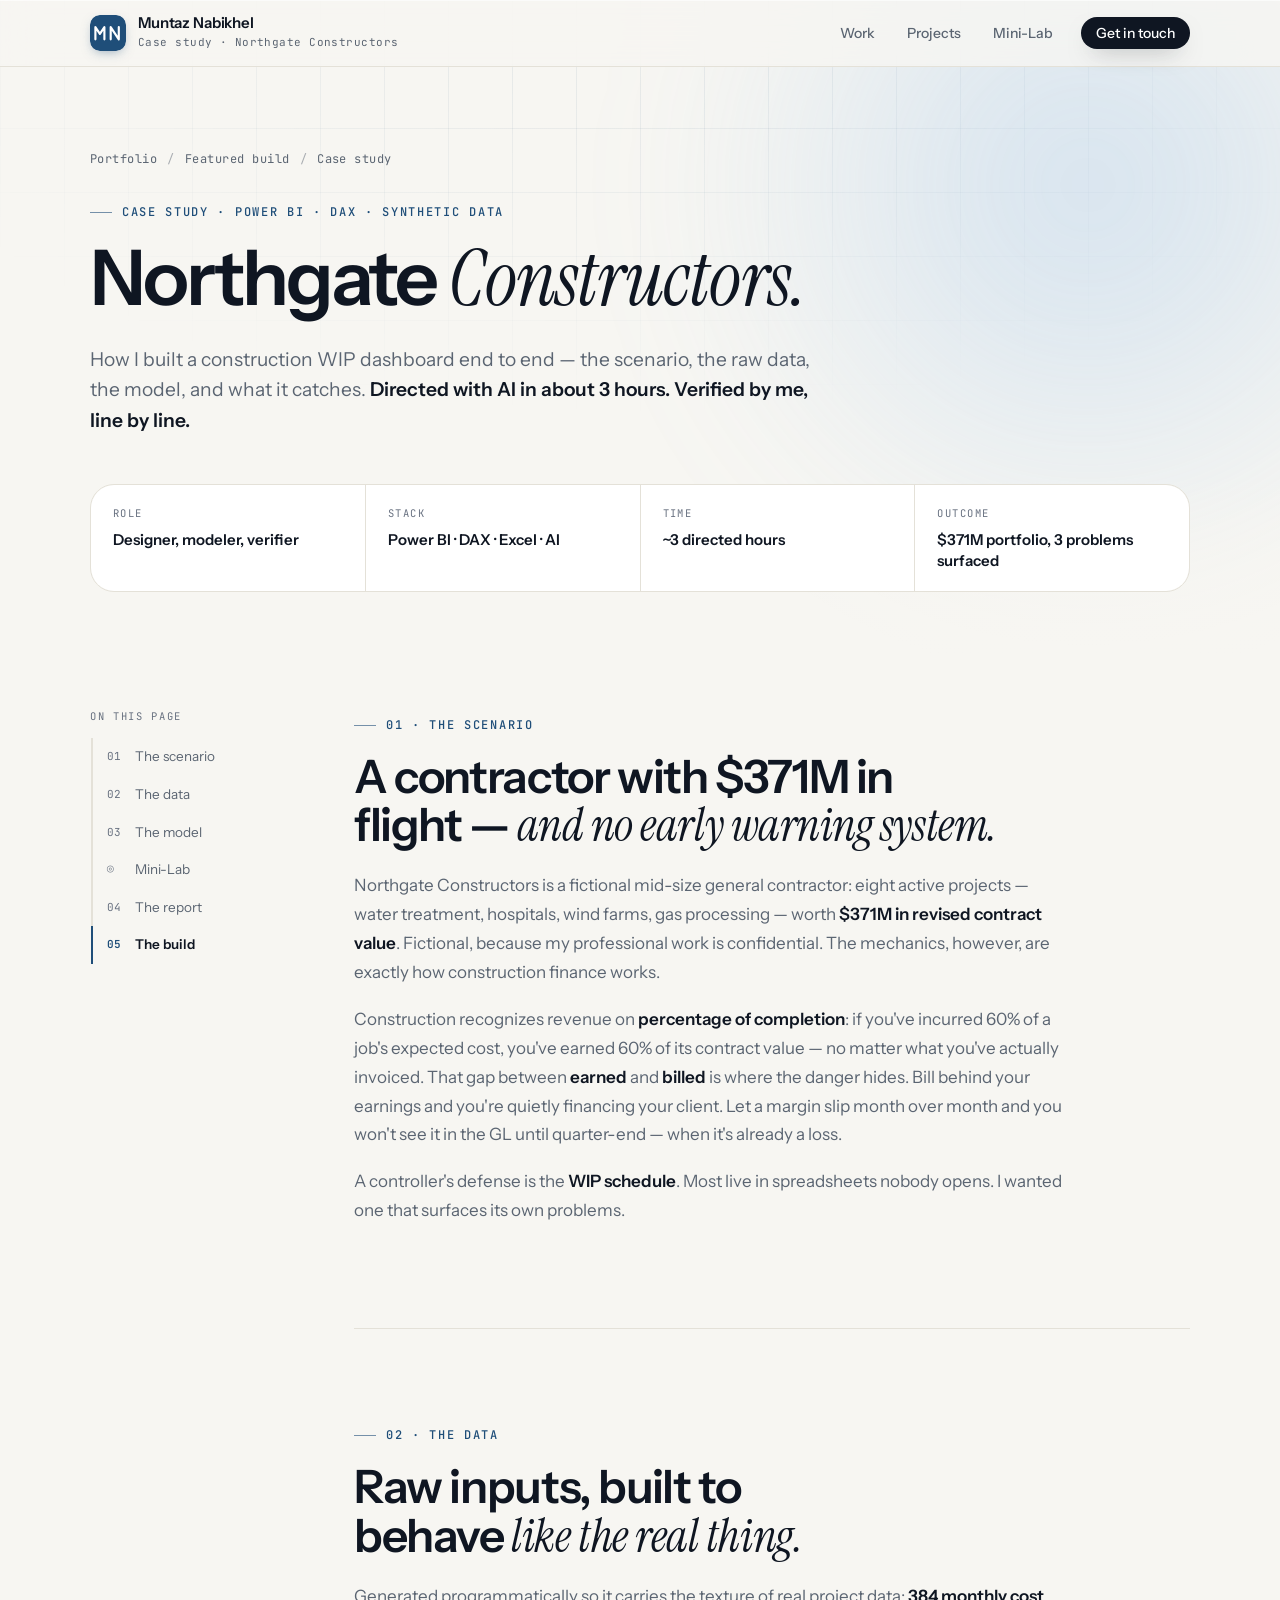
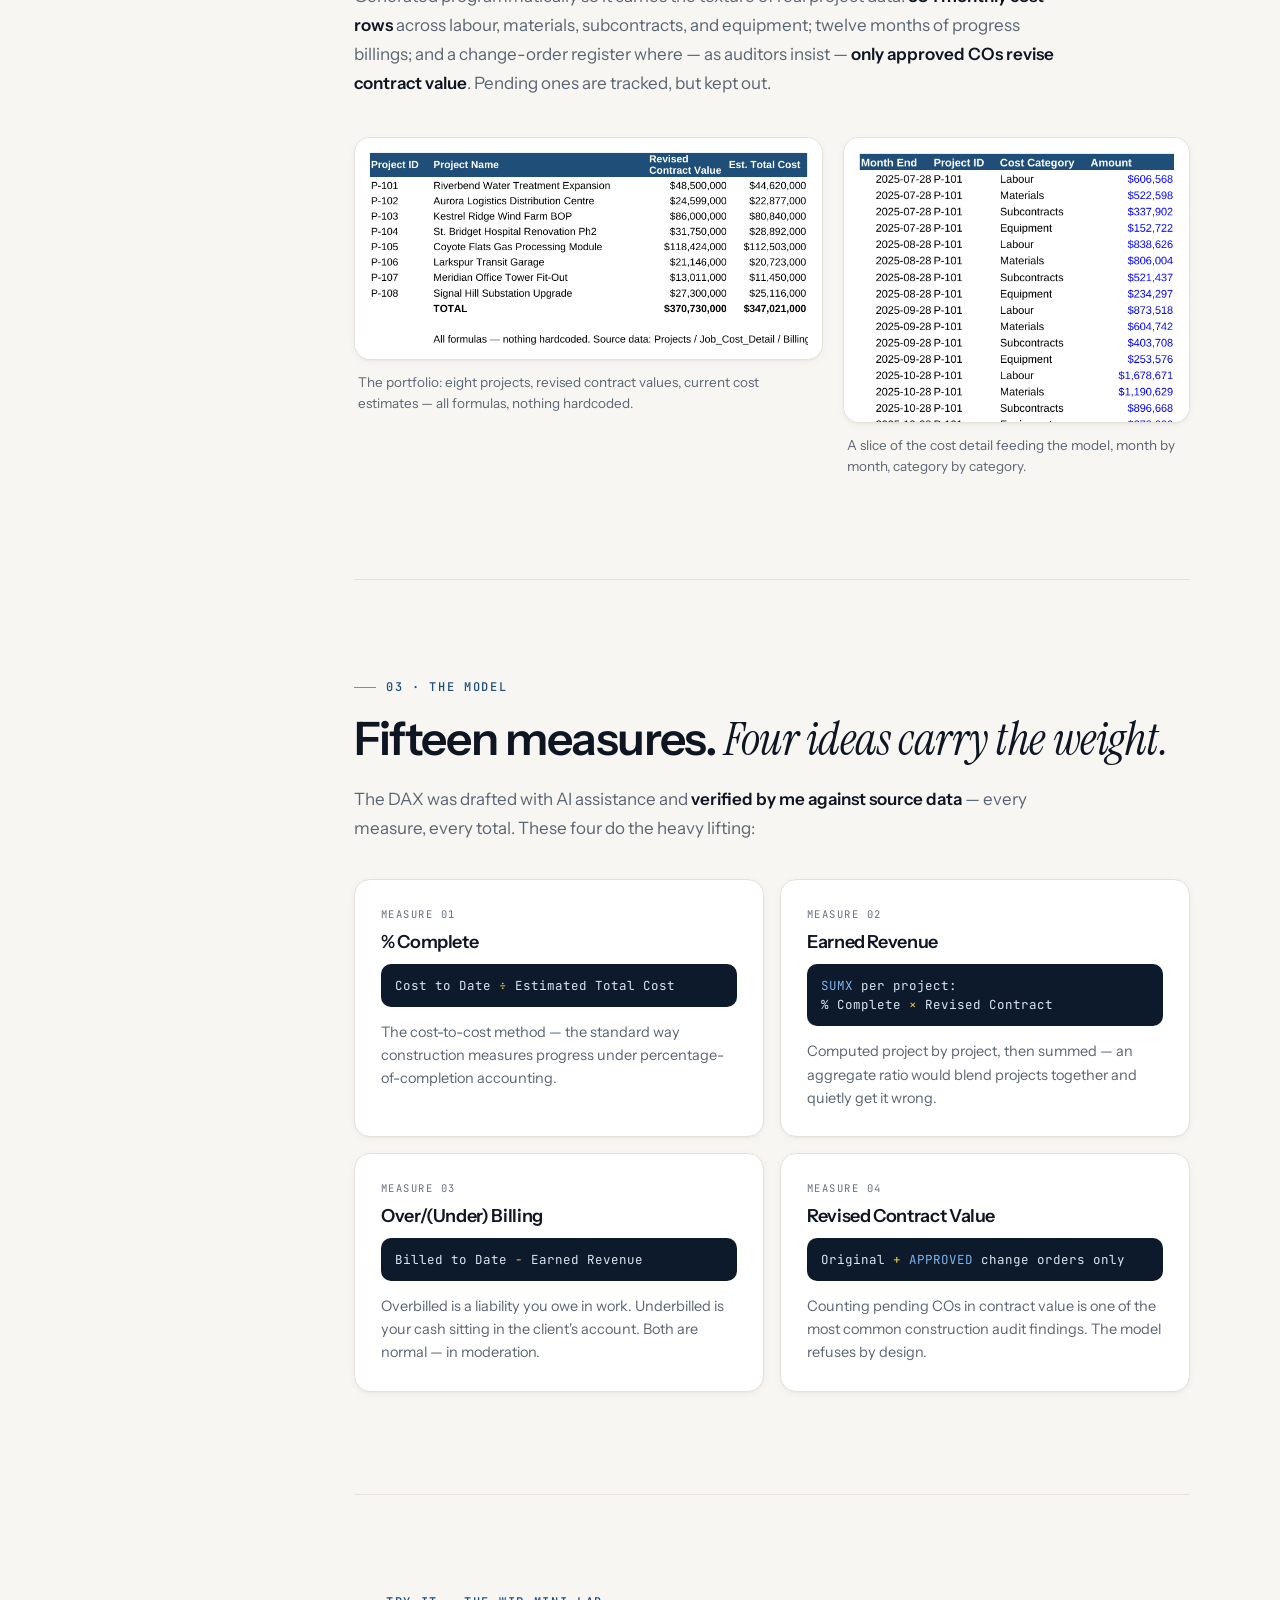
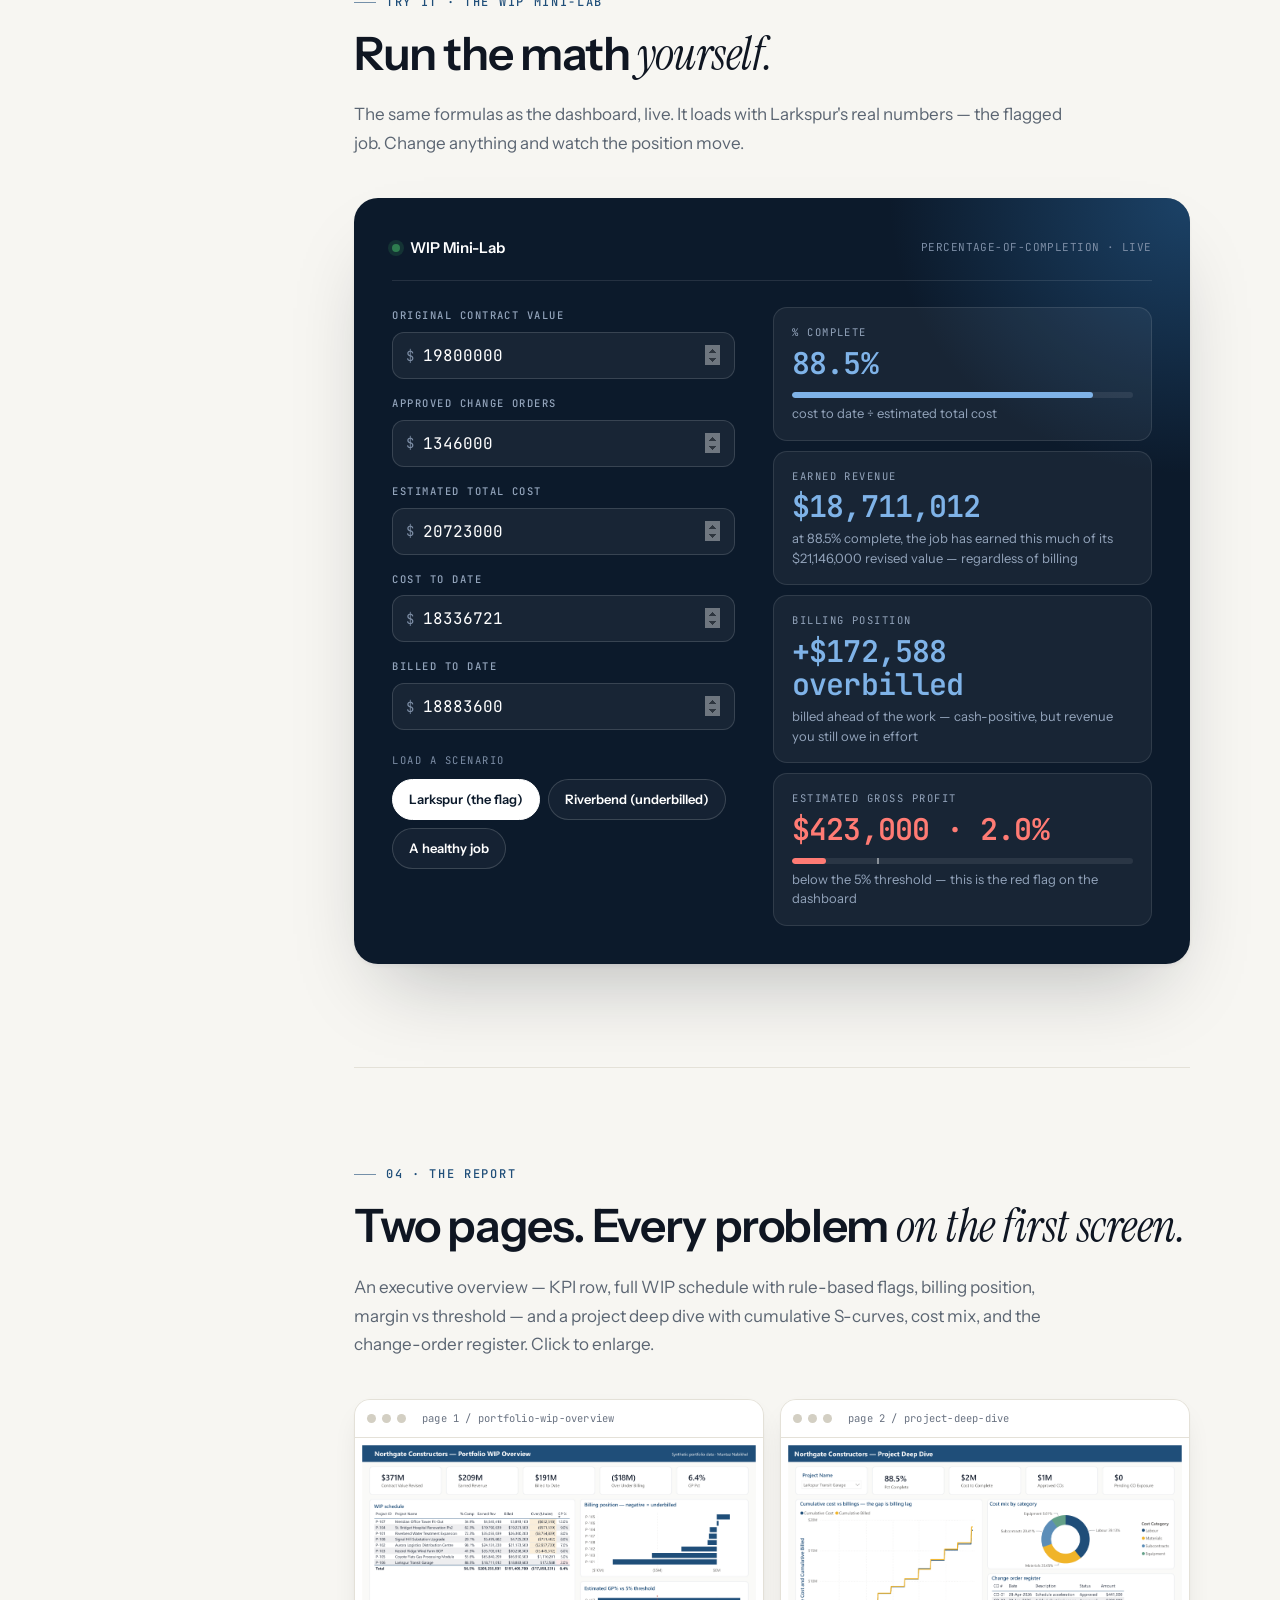
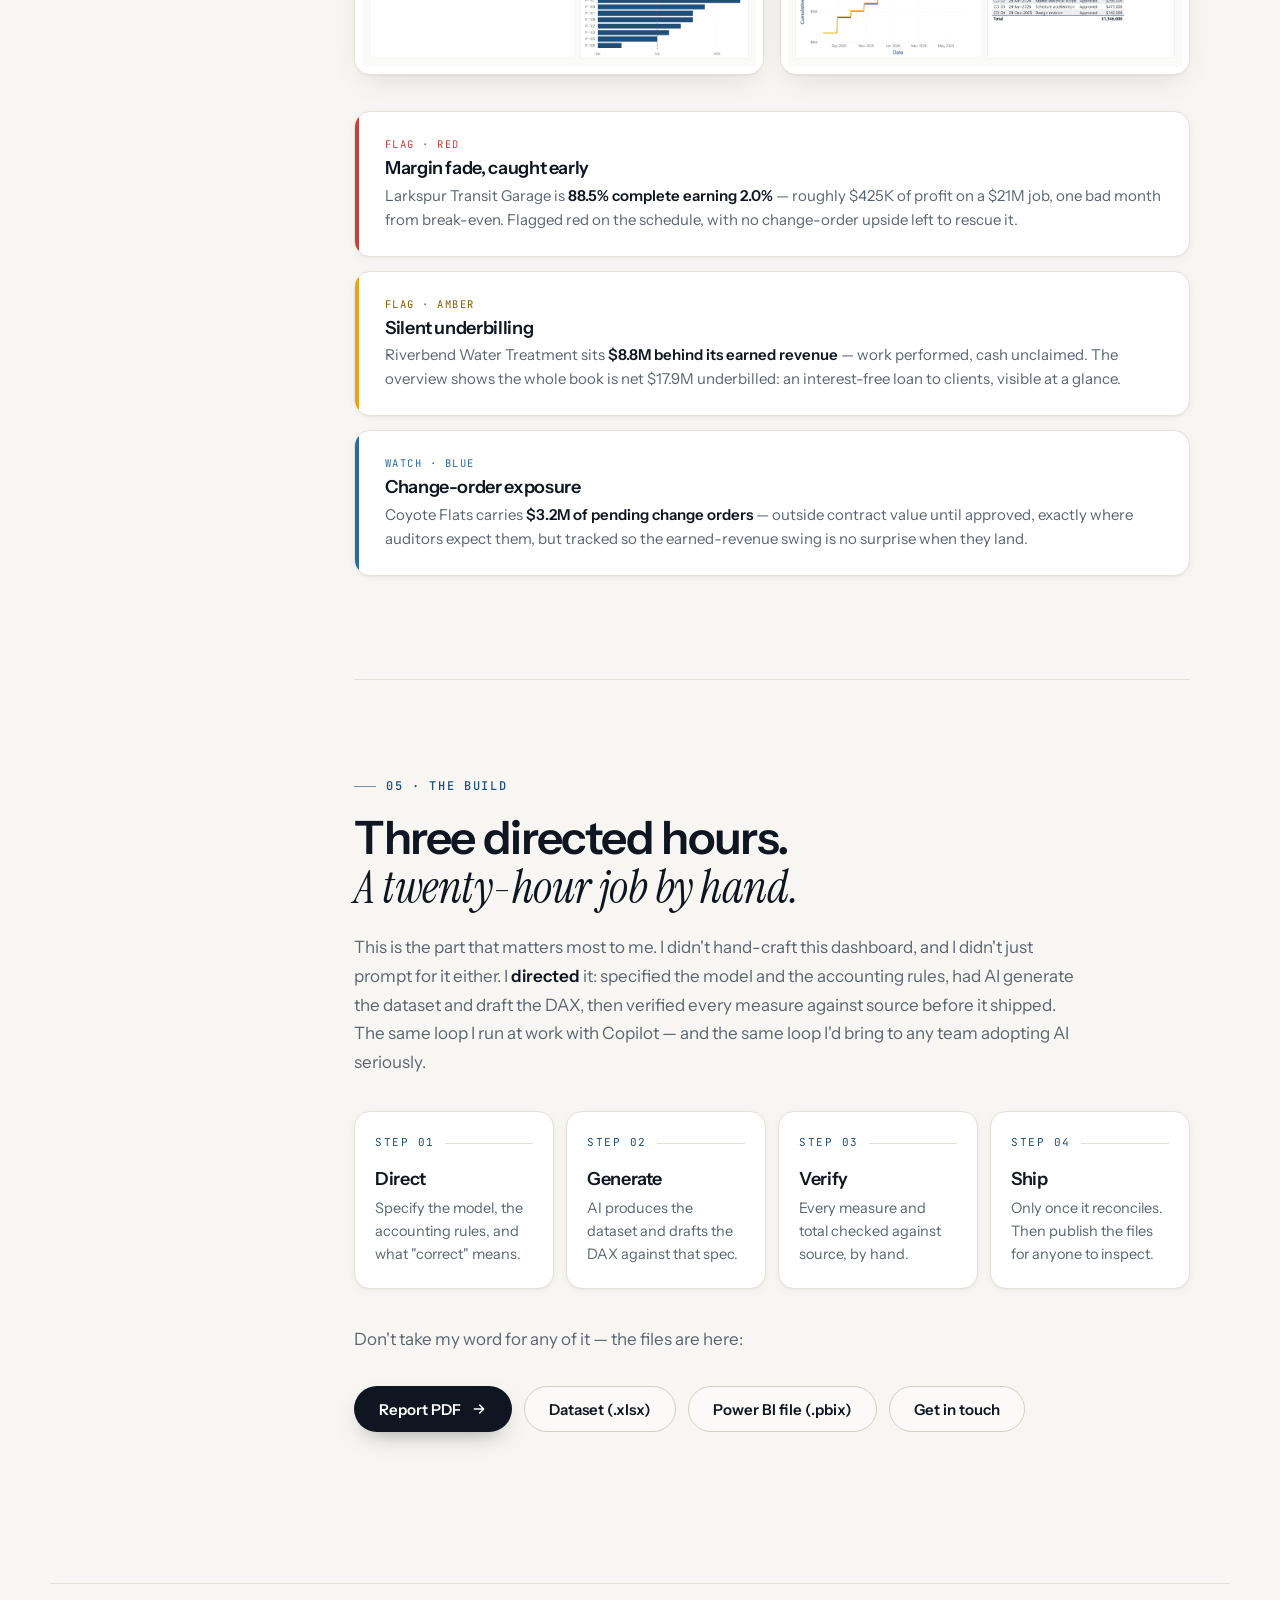
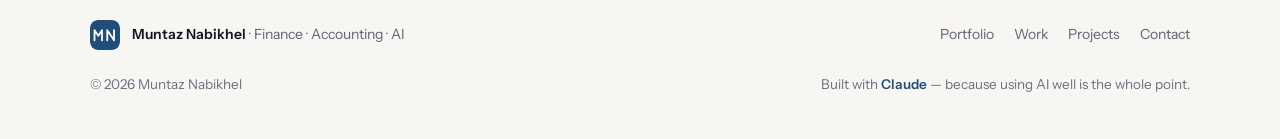
<file: northgate.html>
<!DOCTYPE html>
<html lang="en">
<head>
<meta charset="utf-8">
<meta name="viewport" content="width=device-width, initial-scale=1">
<title>Northgate Constructors — Case Study · Muntaz Nabikhel</title>
<meta name="description" content="Case study: building a construction WIP dashboard end to end — scenario, data, model, findings — AI-directed and verified line by line.">
<meta name="theme-color" content="#f7f6f2">
<link rel="icon" type="image/svg+xml" href="data:image/svg+xml,%3Csvg xmlns='http://www.w3.org/2000/svg' viewBox='0 0 40 40'%3E%3Crect width='40' height='40' rx='10' fill='%231F4E79'/%3E%3Cpath d='M6 27V13.5l5 7.5 5-7.5V27M23 27V13.5l9 13.5V13.5' stroke='white' stroke-width='2.4' fill='none' stroke-linecap='round' stroke-linejoin='round'/%3E%3C/svg%3E">
<meta property="og:type" content="article">
<meta property="og:title" content="Northgate Constructors — a WIP dashboard case study">
<meta property="og:description" content="Scenario, raw data, model, findings. Directed with AI in ~3 hours; verified line by line.">
<meta property="og:url" content="https://mnabikhel.github.io/northgate.html">
<meta property="og:image" content="https://mnabikhel.github.io/screenshot-overview.png">
<meta name="twitter:card" content="summary_large_image">
<link rel="canonical" href="https://mnabikhel.github.io/northgate.html">
<link rel="preconnect" href="https://fonts.googleapis.com">
<link rel="preconnect" href="https://fonts.gstatic.com" crossorigin>
<link href="https://fonts.googleapis.com/css2?family=Instrument+Sans:ital,wght@0,400;0,500;0,600;0,700;1,400&family=Instrument+Serif:ital@0;1&family=JetBrains+Mono:wght@400;500;600&display=swap" rel="stylesheet">
<link rel="stylesheet" href="styles.css">
<noscript><style>.fx,.reveal{opacity:1!important;transform:none!important;filter:none!important}</style></noscript>
</head>
<body class="ready">
<a class="skip" href="#main">Skip to content</a>

<nav class="nav on" id="nav" aria-label="Main">
  <div class="nav-in">
    <a class="brand" href="index.html" aria-label="Home">
      <svg class="mono" viewBox="0 0 40 40" aria-hidden="true"><rect width="40" height="40" rx="10" fill="#1F4E79"/><path d="M6 27V13.5l5 7.5 5-7.5V27M23 27V13.5l9 13.5V13.5" stroke="#fff" stroke-width="2.4" fill="none" stroke-linecap="round" stroke-linejoin="round"/></svg>
      <span><span class="brand-name">Muntaz Nabikhel</span><span class="brand-role">Case study · Northgate Constructors</span></span>
    </a>
    <div class="nav-links" id="navlinks">
      <a href="index.html#work">Work</a>
      <a href="index.html#projects">Projects</a>
      <a href="#lab">Mini-Lab</a>
      <a class="btn btn-primary btn-sm nav-cta" href="index.html#contact">Get in touch</a>
    </div>
    <button type="button" class="nav-toggle" id="navtoggle" aria-label="Toggle menu" aria-expanded="false" aria-controls="navlinks"><span></span></button>
  </div>
</nav>

<header class="cs-hero">
  <div class="hero-bg" aria-hidden="true">
    <div class="grid"></div>
    <div class="glow a"></div>
    <div class="fade"></div>
  </div>
  <div class="wrap">
    <p class="crumbs fx"><a href="index.html">Portfolio</a><span class="sep">/</span><a href="index.html#featured">Featured build</a><span class="sep">/</span><span>Case study</span></p>
    <p class="eyebrow fx fxd1">Case study · Power BI · DAX · Synthetic data</p>
    <h1 class="fx fxd2">Northgate <span class="serif">Constructors.</span></h1>
    <p class="lead fx fxd3">How I built a construction WIP dashboard end to end — the scenario, the raw data, the model, and what it catches. <b>Directed with AI in about 3 hours. Verified by me, line by line.</b></p>
    <div class="meta fx fxd4">
      <div><div class="k">Role</div><div class="v">Designer, modeler, verifier</div></div>
      <div><div class="k">Stack</div><div class="v">Power BI · DAX · Excel · AI</div></div>
      <div><div class="k">Time</div><div class="v">~3 directed hours</div></div>
      <div><div class="k">Outcome</div><div class="v">$371M portfolio, 3 problems surfaced</div></div>
    </div>
  </div>
</header>

<div class="wrap cs-layout">
  <aside class="toc" aria-label="On this page">
    <p class="tt">On this page</p>
    <a href="#scenario" data-sec="scenario"><span class="n">01</span>The scenario</a>
    <a href="#data" data-sec="data"><span class="n">02</span>The data</a>
    <a href="#model" data-sec="model"><span class="n">03</span>The model</a>
    <a href="#lab" data-sec="lab"><span class="n">◎</span>Mini-Lab</a>
    <a href="#report" data-sec="report"><span class="n">04</span>The report</a>
    <a href="#build" data-sec="build"><span class="n">05</span>The build</a>
  </aside>

  <main class="cs-main" id="main">
    <section id="scenario">
      <p class="eyebrow reveal">01 · The scenario</p>
      <h2 class="reveal">A contractor with $371M in flight — <span class="serif">and no early warning system.</span></h2>
      <p class="body reveal">Northgate Constructors is a fictional mid-size general contractor: eight active projects — water treatment, hospitals, wind farms, gas processing — worth <b>$371M in revised contract value</b>. Fictional, because my professional work is confidential. The mechanics, however, are exactly how construction finance works.</p>
      <p class="body reveal">Construction recognizes revenue on <b>percentage of completion</b>: if you've incurred 60% of a job's expected cost, you've earned 60% of its contract value — no matter what you've actually invoiced. That gap between <b>earned</b> and <b>billed</b> is where the danger hides. Bill behind your earnings and you're quietly financing your client. Let a margin slip month over month and you won't see it in the GL until quarter-end — when it's already a loss.</p>
      <p class="body reveal">A controller's defense is the <b>WIP schedule</b>. Most live in spreadsheets nobody opens. I wanted one that surfaces its own problems.</p>
    </section>

    <section id="data">
      <p class="eyebrow reveal">02 · The data</p>
      <h2 class="reveal">Raw inputs, built to behave <span class="serif">like the real thing.</span></h2>
      <p class="body reveal">Generated programmatically so it carries the texture of real project data: <b>384 monthly cost rows</b> across labour, materials, subcontracts, and equipment; twelve months of progress billings; and a change-order register where — as auditors insist — <b>only approved COs revise contract value</b>. Pending ones are tracked, but kept out.</p>
      <div class="fig2 reveal">
        <div>
          <div class="fig"><img src="excel-wip.png" alt="Projects sheet: contract values and estimated costs for eight projects" loading="lazy"></div>
          <p class="cap">The portfolio: eight projects, revised contract values, current cost estimates — all formulas, nothing hardcoded.</p>
        </div>
        <div>
          <div class="fig"><img src="excel-data.png" alt="Job cost detail rows by month and category" loading="lazy"></div>
          <p class="cap">A slice of the cost detail feeding the model, month by month, category by category.</p>
        </div>
      </div>
    </section>

    <section id="model">
      <p class="eyebrow reveal">03 · The model</p>
      <h2 class="reveal">Fifteen measures. <span class="serif">Four ideas carry the weight.</span></h2>
      <p class="body reveal">The DAX was drafted with AI assistance and <b>verified by me against source data</b> — every measure, every total. These four do the heavy lifting:</p>
      <div class="mcards">
        <div class="mcard reveal">
          <p class="mi">MEASURE 01</p>
          <h4>% Complete</h4>
          <code>Cost to Date <span class="op">÷</span> Estimated Total Cost</code>
          <p>The cost-to-cost method — the standard way construction measures progress under percentage-of-completion accounting.</p>
        </div>
        <div class="mcard reveal d1">
          <p class="mi">MEASURE 02</p>
          <h4>Earned Revenue</h4>
          <code><span class="kw">SUMX</span> per project:
% Complete <span class="op">×</span> Revised Contract</code>
          <p>Computed project by project, then summed — an aggregate ratio would blend projects together and quietly get it wrong.</p>
        </div>
        <div class="mcard reveal d2">
          <p class="mi">MEASURE 03</p>
          <h4>Over/(Under) Billing</h4>
          <code>Billed to Date <span class="op">−</span> Earned Revenue</code>
          <p>Overbilled is a liability you owe in work. Underbilled is your cash sitting in the client's account. Both are normal — in moderation.</p>
        </div>
        <div class="mcard reveal d3">
          <p class="mi">MEASURE 04</p>
          <h4>Revised Contract Value</h4>
          <code>Original <span class="op">+</span> <span class="kw">APPROVED</span> change orders only</code>
          <p>Counting pending COs in contract value is one of the most common construction audit findings. The model refuses by design.</p>
        </div>
      </div>
    </section>

    <section id="lab">
      <p class="eyebrow reveal">Try it · The WIP Mini-Lab</p>
      <h2 class="reveal">Run the math <span class="serif">yourself.</span></h2>
      <p class="body reveal">The same formulas as the dashboard, live. It loads with Larkspur's real numbers — the flagged job. Change anything and watch the position move.</p>
      <div class="lab reveal">
        <div class="lab-head">
          <span class="lt"><i></i>WIP Mini-Lab</span>
          <span class="ls">PERCENTAGE-OF-COMPLETION · LIVE</span>
        </div>
        <div class="lab-grid">
          <div>
            <label for="l-cv">Original contract value</label>
            <div class="field"><input id="l-cv" type="number" min="0" step="100000" value="19800000"></div>
            <label for="l-co">Approved change orders</label>
            <div class="field"><input id="l-co" type="number" min="0" step="10000" value="1346000"></div>
            <label for="l-ec">Estimated total cost</label>
            <div class="field"><input id="l-ec" type="number" min="0" step="100000" value="20723000"></div>
            <label for="l-cd">Cost to date</label>
            <div class="field"><input id="l-cd" type="number" min="0" step="100000" value="18336721"></div>
            <label for="l-bd">Billed to date</label>
            <div class="field"><input id="l-bd" type="number" min="0" step="100000" value="18883600"></div>
            <div class="presets">
              <span class="pl">Load a scenario</span>
              <button type="button" class="preset on" data-p="larkspur">Larkspur (the flag)</button>
              <button type="button" class="preset" data-p="riverbend">Riverbend (underbilled)</button>
              <button type="button" class="preset" data-p="healthy">A healthy job</button>
            </div>
          </div>
          <div class="outs">
            <div class="out"><div class="ok">% Complete</div><div class="ov neut" id="o-pct">—</div><div class="gauge"><i id="g-pct"></i></div><div class="os">cost to date ÷ estimated total cost</div></div>
            <div class="out"><div class="ok">Earned revenue</div><div class="ov neut" id="o-er">—</div><div class="os" id="s-er">—</div></div>
            <div class="out"><div class="ok">Billing position</div><div class="ov" id="o-ou">—</div><div class="os" id="s-ou">—</div></div>
            <div class="out"><div class="ok">Estimated gross profit</div><div class="ov" id="o-gp">—</div><div class="gauge"><i id="g-gp"></i><span class="mark" id="m-gp"></span></div><div class="os" id="s-gp">—</div></div>
          </div>
        </div>
      </div>
    </section>

    <section id="report">
      <p class="eyebrow reveal">04 · The report</p>
      <h2 class="reveal">Two pages. Every problem <span class="serif">on the first screen.</span></h2>
      <p class="body reveal">An executive overview — KPI row, full WIP schedule with rule-based flags, billing position, margin vs threshold — and a project deep dive with cumulative S-curves, cost mix, and the change-order register. Click to enlarge.</p>
      <div class="cs-shots reveal">
        <button type="button" class="frame" data-full="screenshot-overview.png" aria-label="Enlarge: Portfolio WIP overview page">
          <span class="frame-bar"><i></i><i></i><i></i><span class="url">page 1 / portfolio-wip-overview</span></span>
          <img src="screenshot-overview.png" alt="Portfolio WIP overview page" loading="lazy">
          <span class="zoom">Click to enlarge</span>
        </button>
        <button type="button" class="frame" data-full="screenshot-deepdive.png" aria-label="Enlarge: Project deep dive page">
          <span class="frame-bar"><i></i><i></i><i></i><span class="url">page 2 / project-deep-dive</span></span>
          <img src="screenshot-deepdive.png" alt="Project deep dive page" loading="lazy">
          <span class="zoom">Click to enlarge</span>
        </button>
      </div>
      <div class="finds-light">
        <div class="find-l c-red reveal">
          <span class="ft">Flag · Red</span>
          <h4>Margin fade, caught early</h4>
          <p>Larkspur Transit Garage is <b>88.5% complete earning 2.0%</b> — roughly $425K of profit on a $21M job, one bad month from break-even. Flagged red on the schedule, with no change-order upside left to rescue it.</p>
        </div>
        <div class="find-l c-amber reveal">
          <span class="ft">Flag · Amber</span>
          <h4>Silent underbilling</h4>
          <p>Riverbend Water Treatment sits <b>$8.8M behind its earned revenue</b> — work performed, cash unclaimed. The overview shows the whole book is net $17.9M underbilled: an interest-free loan to clients, visible at a glance.</p>
        </div>
        <div class="find-l c-blue reveal">
          <span class="ft">Watch · Blue</span>
          <h4>Change-order exposure</h4>
          <p>Coyote Flats carries <b>$3.2M of pending change orders</b> — outside contract value until approved, exactly where auditors expect them, but tracked so the earned-revenue swing is no surprise when they land.</p>
        </div>
      </div>
    </section>

    <section id="build">
      <p class="eyebrow reveal">05 · The build</p>
      <h2 class="reveal">Three directed hours. <span class="serif">A twenty-hour job by hand.</span></h2>
      <p class="body reveal">This is the part that matters most to me. I didn't hand-craft this dashboard, and I didn't just prompt for it either. I <b>directed</b> it: specified the model and the accounting rules, had AI generate the dataset and draft the DAX, then verified every measure against source before it shipped. The same loop I run at work with Copilot — and the same loop I'd bring to any team adopting AI seriously.</p>
      <div class="loop reveal">
        <div class="step"><p class="n">STEP 01</p><h4>Direct</h4><p>Specify the model, the accounting rules, and what "correct" means.</p></div>
        <div class="step"><p class="n">STEP 02</p><h4>Generate</h4><p>AI produces the dataset and drafts the DAX against that spec.</p></div>
        <div class="step"><p class="n">STEP 03</p><h4>Verify</h4><p>Every measure and total checked against source, by hand.</p></div>
        <div class="step"><p class="n">STEP 04</p><h4>Ship</h4><p>Only once it reconciles. Then publish the files for anyone to inspect.</p></div>
      </div>
      <p class="body spaced reveal">Don't take my word for any of it — the files are here:</p>
      <div class="dl reveal">
        <a class="btn btn-primary" href="Northgate_WIP_Dashboard.pdf" target="_blank" rel="noopener">Report PDF
          <svg viewBox="0 0 24 24" fill="none" stroke="currentColor" stroke-width="2.2" stroke-linecap="round" stroke-linejoin="round"><path d="M5 12h14M13 6l6 6-6 6"/></svg>
        </a>
        <a class="btn btn-ghost" href="Northgate_Synthetic_Finance_Dataset.xlsx" download>Dataset (.xlsx)</a>
        <a class="btn btn-ghost" href="Northgate_WIP_Dashboard.pbix" download>Power BI file (.pbix)</a>
        <a class="btn btn-ghost" href="index.html#contact">Get in touch</a>
      </div>
    </section>
  </main>
</div>

<footer>
  <div class="wrap foot-in">
    <div class="foot-brand">
      <svg class="mono" viewBox="0 0 40 40" aria-hidden="true"><rect width="40" height="40" rx="10" fill="#1F4E79"/><path d="M6 27V13.5l5 7.5 5-7.5V27M23 27V13.5l9 13.5V13.5" stroke="#fff" stroke-width="2.4" fill="none" stroke-linecap="round" stroke-linejoin="round"/></svg>
      <span><b>Muntaz Nabikhel</b> · Finance · Accounting · AI</span>
    </div>
    <div class="foot-links">
      <a href="index.html">Portfolio</a><a href="index.html#work">Work</a><a href="index.html#projects">Projects</a><a href="index.html#contact">Contact</a>
    </div>
    <div class="foot-note">
      <span>© 2026 Muntaz Nabikhel</span>
      <span>Built with <span class="claude">Claude</span> — because using AI well is the whole point.</span>
    </div>
  </div>
</footer>

<div class="lb" id="lb" role="dialog" aria-modal="true" aria-label="Enlarged screenshot" tabindex="-1"><button type="button" class="lb-close" id="lbclose" aria-label="Close">×</button><img id="lbimg" src="[data-uri]" hidden alt="Enlarged view"></div>

<script>
(function(){
  // nav mobile toggle
  var nav=document.getElementById('nav'), toggle=document.getElementById('navtoggle');
  function setMenu(open){ nav.classList.toggle('open',open); toggle.setAttribute('aria-expanded',open?'true':'false'); }
  toggle.addEventListener('click',function(){ setMenu(!nav.classList.contains('open')); });
  document.querySelectorAll('#navlinks a').forEach(function(a){ a.addEventListener('click',function(){ setMenu(false); }); });
  document.addEventListener('click',function(e){ if(nav.classList.contains('open') && !nav.contains(e.target)) setMenu(false); });

  // reveal on scroll
  var io=new IntersectionObserver(function(es){es.forEach(function(e){ if(e.isIntersecting){e.target.classList.add('in'); io.unobserve(e.target);} });},{threshold:.12});
  document.querySelectorAll('.reveal').forEach(function(el){ io.observe(el); });

  // table of contents highlight
  var tocLinks=document.querySelectorAll('.toc a[data-sec]');
  var secs=[].map.call(tocLinks,function(a){ return document.getElementById(a.dataset.sec); }).filter(Boolean);
  var tio=new IntersectionObserver(function(es){
    es.forEach(function(e){ if(e.isIntersecting){ tocLinks.forEach(function(a){ a.classList.toggle('active', a.dataset.sec===e.target.id); }); } });
  },{rootMargin:'-30% 0px -60% 0px'});
  secs.forEach(function(s){ tio.observe(s); });

  // WIP mini-lab
  var F=function(id){return document.getElementById(id)};
  var money=function(n){ var neg=n<0; var s='$'+Math.round(Math.abs(n)).toLocaleString('en-US'); return neg?'('+s+')':s; };
  var presets={
    larkspur:{cv:19800000,co:1346000,ec:20723000,cd:18336721,bd:18883600},
    riverbend:{cv:48500000,co:0,ec:44620000,cd:32250636,bd:26300200},
    healthy:{cv:30000000,co:500000,ec:27500000,cd:13750000,bd:15500000}
  };
  var gaugeColor={good:'#5ecb8a',warn:'#f4c65a',bad:'#ff7b74',neut:'#7fb3e8'};
  function calc(){
    var cv=+F('l-cv').value||0, co=+F('l-co').value||0, ec=+F('l-ec').value||0, cd=+F('l-cd').value||0, bd=+F('l-bd').value||0;
    var rcv=cv+co;
    var pct=ec>0?cd/ec:0; if(pct>1.5)pct=1.5;
    var er=pct*rcv, ou=bd-er, gp=rcv-ec, gpp=rcv>0?gp/rcv:0;
    F('o-pct').textContent=(pct*100).toFixed(1)+'%';
    F('g-pct').style.width=Math.min(pct,1)*100+'%';
    F('o-er').textContent=money(er);
    F('s-er').textContent='at '+(pct*100).toFixed(1)+'% complete, the job has earned this much of its '+money(rcv)+' revised value — regardless of billing';
    var oOu=F('o-ou'), sOu=F('s-ou');
    if(Math.abs(ou)<1){ oOu.textContent='$0'; oOu.className='ov neut'; sOu.textContent='billed exactly in line with earnings — rare in the wild'; }
    else if(ou<0){ oOu.textContent=money(ou)+' underbilled'; oOu.className='ov '+(ou<-0.05*rcv?'warn':'neut'); sOu.textContent='work performed but not yet invoiced — cash sitting with the client'; }
    else { oOu.textContent='+'+money(ou)+' overbilled'; oOu.className='ov neut'; sOu.textContent='billed ahead of the work — cash-positive, but revenue you still owe in effort'; }
    var oGp=F('o-gp'), sGp=F('s-gp'), state;
    oGp.textContent=money(gp)+' · '+(gpp*100).toFixed(1)+'%';
    if(gpp<0){ state='bad'; sGp.textContent='this job is projected to lose money — escalate now'; }
    else if(gpp<0.05){ state='bad'; sGp.textContent='below the 5% threshold — this is the red flag on the dashboard'; }
    else if(gpp<0.08){ state='warn'; sGp.textContent='thin but workable — watch the estimate for fade'; }
    else { state='good'; sGp.textContent='healthy margin for general contracting'; }
    oGp.className='ov '+state;
    // gauge: 0–20% GP scale, threshold mark at 5%
    var g=F('g-gp'); g.style.width=Math.max(0,Math.min(gpp/0.2,1))*100+'%'; g.style.background=gaugeColor[state];
  }
  ['l-cv','l-co','l-ec','l-cd','l-bd'].forEach(function(id){ F(id).addEventListener('input',function(){
    document.querySelectorAll('.preset').forEach(function(b){ b.classList.remove('on'); });
    calc();
  }); });
  document.querySelectorAll('.preset').forEach(function(b){
    b.addEventListener('click',function(){
      var p=presets[b.dataset.p];
      F('l-cv').value=p.cv; F('l-co').value=p.co; F('l-ec').value=p.ec; F('l-cd').value=p.cd; F('l-bd').value=p.bd;
      document.querySelectorAll('.preset').forEach(function(x){ x.classList.toggle('on', x===b); });
      calc();
    });
  });
  calc();

  // lightbox
  var lb=document.getElementById('lb'), lbimg=document.getElementById('lbimg'), lbLast=null;
  function openLb(src,from){ lbLast=from; lbimg.src=src; lbimg.hidden=false; lb.classList.add('on'); document.body.style.overflow='hidden'; lb.focus(); }
  function closeLb(){ if(!lb.classList.contains('on')) return; lb.classList.remove('on'); lbimg.hidden=true; lbimg.src='[data-uri]'; document.body.style.overflow=''; if(lbLast) lbLast.focus(); }
  document.querySelectorAll('.frame').forEach(function(s){ s.addEventListener('click',function(){ openLb(s.dataset.full,s); }); });
  lb.addEventListener('click',closeLb);
  addEventListener('keydown',function(e){ if(e.key==='Escape'){ closeLb(); setMenu(false); } });
})();
</script>
</body>
</html>
</file>
<file: styles.css>
/* ============================================================
   mnabikhel.github.io — shared design system
   "Ledger meets blueprint": warm paper, navy ink, amber flags.
   ============================================================ */

:root{
  /* palette */
  --paper:#f7f6f2;
  --paper-2:#efede6;
  --card:#ffffff;
  --ink:#0f1622;
  --ink-2:#2a3442;
  --mut:#5b6572;
  --mut-2:#687180;
  --line:#e4e1d8;
  --line-2:#d3cfc3;
  --navy:#1F4E79;
  --deep:#0c1a2b;
  --sky:#7fb3e8;
  --sky-2:#b9d6f2;
  --amber:#e8a317;
  --amber-2:#f4c65a;
  --flag:#c8403c;
  --green:#2e7d4f;

  /* type */
  --sans:"Instrument Sans",ui-sans-serif,system-ui,-apple-system,"Segoe UI",Roboto,sans-serif;
  --serif:"Instrument Serif",Georgia,"Times New Roman",serif;
  --mono:"JetBrains Mono",ui-monospace,SFMono-Regular,Menlo,Consolas,monospace;

  /* shape + motion */
  --r:16px; --r-lg:24px; --r-xl:32px;
  --shadow-sm:0 1px 2px rgba(15,22,34,.04),0 2px 8px rgba(15,22,34,.04);
  --shadow:0 1px 2px rgba(15,22,34,.05),0 12px 32px -12px rgba(15,22,34,.14);
  --shadow-lg:0 2px 4px rgba(15,22,34,.05),0 40px 80px -30px rgba(15,22,34,.28);
  --ease:cubic-bezier(.22,1,.36,1);

  /* layout */
  --wrap:1180px;
  --gutter:clamp(20px,4vw,40px);
}

*,*::before,*::after{box-sizing:border-box;margin:0;padding:0}
html{scroll-behavior:smooth;-webkit-text-size-adjust:100%}
html,body{overflow-x:clip}
body{
  font-family:var(--sans);
  color:var(--ink);
  background:var(--paper);
  line-height:1.6;
  font-size:16px;
  -webkit-font-smoothing:antialiased;
  text-rendering:optimizeLegibility;
  font-feature-settings:"ss01","cv11";
}
img,svg{display:block;max-width:100%}
a{color:inherit;text-decoration:none}
button{font:inherit;color:inherit;background:none;border:0;cursor:pointer}
::selection{background:var(--navy);color:#fff}
:focus-visible{outline:2px solid var(--navy);outline-offset:3px;border-radius:4px}
.cine :focus-visible,.contact :focus-visible,.lab :focus-visible,.tile.featured :focus-visible,.lb :focus-visible{outline-color:var(--sky)}

.wrap{max-width:var(--wrap);margin:0 auto;padding:0 var(--gutter)}
.pt0{padding-top:0}
.pb0{padding-bottom:0}

/* skip link */
.skip{position:absolute;left:16px;top:-60px;z-index:300;background:var(--ink);color:#fff;padding:10px 16px;border-radius:999px;font-weight:600;font-size:14px;transition:top .2s}
.skip:focus{top:16px}

/* ---------- type scale ---------- */
.eyebrow{
  display:inline-flex;align-items:center;gap:10px;
  font-family:var(--mono);font-size:12px;letter-spacing:.14em;text-transform:uppercase;
  color:var(--navy);font-weight:500;margin-bottom:18px;
}
.eyebrow::before{content:"";width:22px;height:1px;background:currentColor;opacity:.6}

h1,h2,h3,h4{font-weight:600;letter-spacing:-.03em;line-height:1.05;text-wrap:balance}
h1{font-size:clamp(44px,6.6vw,92px);letter-spacing:-.04em;line-height:.98}
h2{font-size:clamp(34px,4.6vw,60px);margin-bottom:22px}
h3{font-size:clamp(24px,2.6vw,34px);letter-spacing:-.025em}
.serif{font-family:var(--serif);font-weight:400;font-style:italic;letter-spacing:-.01em}
.lead{font-size:clamp(17px,1.35vw,19.5px);color:var(--mut);max-width:680px;line-height:1.6}
.lead b,.body b{color:var(--ink);font-weight:600}
.body{font-size:17px;color:var(--mut);line-height:1.7}
.body+.body{margin-top:18px}
.body.spaced{margin-top:36px}

/* ---------- buttons & pills ---------- */
.btn{
  display:inline-flex;align-items:center;justify-content:center;gap:10px;
  padding:14px 24px;border-radius:999px;font-size:15px;font-weight:600;line-height:1;
  border:1px solid transparent;transition:background .3s,color .3s,border-color .3s,transform .3s var(--ease),box-shadow .3s;
  white-space:nowrap;
}
.btn svg{width:16px;height:16px;transition:transform .3s var(--ease)}
.btn:hover svg{transform:translateX(4px)}
.btn-primary{background:var(--ink);color:#fff;box-shadow:0 10px 24px -12px rgba(15,22,34,.5)}
.btn-primary:hover{background:var(--navy);transform:translateY(-1px)}
.btn-ghost{border-color:var(--line-2);color:var(--ink);background:rgba(255,255,255,.5)}
.btn-ghost:hover{border-color:var(--ink);background:#fff;transform:translateY(-1px)}
.btn-light{background:#fff;color:var(--deep)}
.btn-light:hover{background:var(--sky-2)}
.btn-outline-light{border-color:rgba(255,255,255,.25);color:#fff}
.btn-outline-light:hover{border-color:#fff;background:rgba(255,255,255,.08)}
.btn-sm{padding:10px 18px;font-size:13.5px}

.chip{
  display:inline-flex;align-items:center;gap:8px;
  font-family:var(--mono);font-size:12px;letter-spacing:.02em;
  padding:7px 12px;border-radius:999px;background:var(--paper-2);color:var(--ink-2);
  border:1px solid transparent;
}
.chip.accent{background:#fdf3dc;color:#8a5a00}
.chips{display:flex;flex-wrap:wrap;gap:8px}

/* ---------- nav ---------- */
.nav{
  position:fixed;top:0;left:0;right:0;z-index:60;
  transition:background .4s,border-color .4s,box-shadow .4s;
  border-bottom:1px solid transparent;
}
.nav.on{background:rgba(247,246,242,.82);backdrop-filter:blur(18px) saturate(1.4);-webkit-backdrop-filter:blur(18px) saturate(1.4);border-color:var(--line);box-shadow:0 1px 0 rgba(255,255,255,.6) inset}
.nav-in{max-width:var(--wrap);margin:0 auto;padding:14px var(--gutter);display:flex;align-items:center;justify-content:space-between;gap:20px}
.brand{display:flex;align-items:center;gap:12px}
.brand>span{display:flex;flex-direction:column}
.brand .mono{width:36px;height:36px;border-radius:10px;box-shadow:0 4px 12px -4px rgba(31,78,121,.5)}
.brand-name{font-weight:600;font-size:15px;letter-spacing:-.01em;line-height:1.1}
.brand-role{font-family:var(--mono);font-size:11px;color:var(--mut);letter-spacing:.04em;margin-top:3px}
.nav-links{display:flex;align-items:center;gap:4px}
.nav-links a{position:relative;font-size:14px;font-weight:500;color:var(--mut);padding:8px 14px;border-radius:999px;transition:color .25s,background .25s}
.nav-links a:hover{color:var(--ink);background:rgba(15,22,34,.05)}
.nav-links a.active{color:var(--ink);background:rgba(15,22,34,.06)}
.nav-cta{margin-left:10px}
.nav-links a.nav-cta{color:#fff;background:var(--ink)}
.nav-links a.nav-cta:hover{color:#fff;background:var(--navy)}
.nav-toggle{display:none;width:42px;height:42px;border-radius:12px;border:1px solid var(--line-2);align-items:center;justify-content:center;background:rgba(255,255,255,.6)}
.nav-toggle span{display:block;width:18px;height:2px;background:var(--ink);border-radius:2px;position:relative;transition:transform .35s var(--ease),background .2s}
.nav-toggle span::before,.nav-toggle span::after{content:"";position:absolute;left:0;width:18px;height:2px;background:var(--ink);border-radius:2px;transition:transform .35s var(--ease),top .35s var(--ease)}
.nav-toggle span::before{top:-6px}.nav-toggle span::after{top:6px}
.nav.open .nav-toggle span{background:transparent}
.nav.open .nav-toggle span::before{top:0;transform:rotate(45deg)}
.nav.open .nav-toggle span::after{top:0;transform:rotate(-45deg)}
@media(max-width:820px){
  .nav-links{position:absolute;top:calc(100% + 8px);left:var(--gutter);right:var(--gutter);flex-direction:column;align-items:stretch;gap:4px;background:#fff;border:1px solid var(--line);border-radius:var(--r);padding:10px;box-shadow:var(--shadow-lg);
    opacity:0;transform:translateY(-8px);pointer-events:none;transition:opacity .3s,transform .3s var(--ease)}
  .nav.open .nav-links{opacity:1;transform:none;pointer-events:auto}
  .nav-links a{padding:12px 14px;font-size:15px}
  .nav-cta{margin:6px 0 0;justify-content:center}
  .nav-toggle{display:inline-flex}
  .brand-role{display:none}
}

/* ---------- reveal / motion ---------- */
.reveal{opacity:0;transform:translateY(28px);transition:opacity .9s var(--ease),transform .9s var(--ease)}
.reveal.in{opacity:1;transform:none}
.d1{transition-delay:.08s}.d2{transition-delay:.16s}.d3{transition-delay:.24s}.d4{transition-delay:.32s}
@media (prefers-reduced-motion:no-preference){
  .fx{opacity:0;transform:translateY(22px);filter:blur(8px)}
  body.ready .fx{animation:fxin .95s var(--ease) forwards}
  body.ready .fxd1{animation-delay:.08s}
  body.ready .fxd2{animation-delay:.18s}
  body.ready .fxd3{animation-delay:.3s}
  body.ready .fxd4{animation-delay:.42s}
  body.ready .fxd5{animation-delay:.6s}
  body.ready .fxd6{animation-delay:.8s}
}
@keyframes fxin{to{opacity:1;transform:none;filter:none}}

/* ---------- intro splash ---------- */
.intro{position:fixed;inset:0;z-index:200;background:var(--paper);display:flex;align-items:center;justify-content:center;transition:opacity .55s ease,visibility .55s ease}
.intro.off{opacity:0;visibility:hidden}
.intro svg{width:84px;height:84px;border-radius:20px;box-shadow:0 20px 50px -20px rgba(31,78,121,.6)}
.intro .ip{stroke-dasharray:90;stroke-dashoffset:90;animation:ipdraw 1s .15s var(--ease) forwards}
@keyframes ipdraw{to{stroke-dashoffset:0}}

/* ---------- hero ---------- */
.hero{
  position:relative;min-height:100svh;display:flex;align-items:center;overflow:hidden;
  padding:132px 0 72px;
}
.hero-bg{position:absolute;inset:0;z-index:0;pointer-events:none}
.hero-bg .grid{
  position:absolute;inset:0;
  background-image:
    linear-gradient(to right,rgba(31,78,121,.07) 1px,transparent 1px),
    linear-gradient(to bottom,rgba(31,78,121,.07) 1px,transparent 1px);
  background-size:64px 64px;
  mask-image:radial-gradient(ellipse 80% 70% at 60% 40%,#000 30%,transparent 80%);
  -webkit-mask-image:radial-gradient(ellipse 80% 70% at 60% 40%,#000 30%,transparent 80%);
}
.hero-bg .grid-fine{
  position:absolute;inset:0;
  background-image:
    linear-gradient(to right,rgba(31,78,121,.045) 1px,transparent 1px),
    linear-gradient(to bottom,rgba(31,78,121,.045) 1px,transparent 1px);
  background-size:16px 16px;
  mask-image:radial-gradient(ellipse 60% 50% at 70% 45%,#000 10%,transparent 70%);
  -webkit-mask-image:radial-gradient(ellipse 60% 50% at 70% 45%,#000 10%,transparent 70%);
}
.hero-bg .glow{position:absolute;width:70vw;height:70vw;max-width:900px;max-height:900px;border-radius:50%;filter:blur(80px);opacity:.55}
.hero-bg .glow.a{background:radial-gradient(circle,rgba(127,179,232,.55),transparent 65%);top:-20%;right:-10%}
.hero-bg .glow.b{background:radial-gradient(circle,rgba(232,163,23,.22),transparent 65%);bottom:-30%;left:-15%}
.hero-bg .fade{position:absolute;inset:auto 0 0 0;height:180px;background:linear-gradient(180deg,rgba(247,246,242,0),var(--paper))}

.hero-in{position:relative;z-index:2;display:grid;grid-template-columns:minmax(0,1.05fr) minmax(0,.95fr);gap:clamp(32px,5vw,72px);align-items:center}
@media(max-width:980px){.hero-in{grid-template-columns:1fr;gap:76px}}

.status{
  display:inline-flex;align-items:center;gap:10px;
  font-family:var(--mono);font-size:12px;letter-spacing:.06em;color:var(--mut);
  padding:8px 14px 8px 10px;border-radius:999px;border:1px solid var(--line);background:rgba(255,255,255,.7);
  margin-bottom:28px;
}
@media(max-width:420px){.status{font-size:11px}.sm-hide{display:none}}
.status .pulse{flex-shrink:0;width:8px;height:8px;border-radius:50%;background:var(--green);box-shadow:0 0 0 0 rgba(46,125,79,.5);animation:pulse 2.2s infinite}
@keyframes pulse{0%{box-shadow:0 0 0 0 rgba(46,125,79,.45)}70%{box-shadow:0 0 0 9px rgba(46,125,79,0)}100%{box-shadow:0 0 0 0 rgba(46,125,79,0)}}

.hero h1{text-wrap:wrap}
.hero h1 .line{display:block}
/* All rotor words share one grid cell, so the box is always sized to the longest word and swapping never reflows the page */
.hero h1 .rot{display:inline-grid;vertical-align:baseline;color:var(--navy);font-family:var(--serif);font-style:italic;font-weight:400;letter-spacing:-.01em}
.hero h1 .rot .w{grid-area:1/1;justify-self:start;position:relative;white-space:nowrap;opacity:0;transform:translateY(12px);transition:opacity .35s ease,transform .35s var(--ease);pointer-events:none}
.hero h1 .rot .w.is-on{opacity:1;transform:none;pointer-events:auto}
.hero h1 .rot .w::after{content:"";position:absolute;left:0;right:0;bottom:.02em;height:.06em;background:linear-gradient(90deg,var(--amber),var(--amber-2));border-radius:2px;opacity:.9}
.hero .lead{margin:30px 0 38px;max-width:560px}
.hero-ctas{display:flex;flex-wrap:wrap;gap:12px;align-items:center}
.hero-meta{display:flex;flex-wrap:wrap;gap:20px 28px;margin-top:44px;padding-top:28px;border-top:1px solid var(--line)}
.hero-meta .k{font-family:var(--mono);font-size:10.5px;letter-spacing:.12em;text-transform:uppercase;color:var(--mut-2);margin-bottom:6px}
.hero-meta .v{font-size:14px;font-weight:600;color:var(--ink);white-space:nowrap}

/* dashboard mock card */
.mock-wrap{position:relative;perspective:1600px}
.mock{
  position:relative;background:#fff;border-radius:var(--r-lg);border:1px solid var(--line);
  box-shadow:var(--shadow-lg),0 0 0 1px rgba(255,255,255,.6) inset;
  overflow:hidden;transform:rotateY(-6deg) rotateX(3deg);
  transition:transform 1.2s var(--ease);
}
@media (prefers-reduced-motion:no-preference){
  .mock{animation:floaty 9s ease-in-out infinite}
  @keyframes floaty{0%,100%{transform:rotateY(-6deg) rotateX(3deg) translateY(0)}50%{transform:rotateY(-6deg) rotateX(3deg) translateY(-10px)}}
}
.mock-bar{display:flex;align-items:center;justify-content:space-between;background:var(--navy);color:#fff;padding:14px 18px}
.mock-bar .t{font-weight:600;font-size:13px;letter-spacing:-.01em}
.mock-bar .s{font-family:var(--mono);font-size:10px;opacity:.7;letter-spacing:.04em}
.mock-body{padding:16px;background:linear-gradient(180deg,#f8fafc,#f2f5f8)}
.kpis{display:grid;grid-template-columns:repeat(4,1fr);gap:10px}
.kpi{background:#fff;border:1px solid #e6eaf0;border-radius:12px;padding:12px 12px 10px}
.kpi .kv{font-family:var(--mono);font-weight:600;font-size:clamp(15px,1.3vw,19px);color:var(--navy);letter-spacing:-.03em;font-feature-settings:"tnum" 1}
.kpi .kv.neg{color:var(--flag)}
.kpi .kk{font-size:10px;color:var(--mut);margin-top:4px;letter-spacing:.01em}
.mock-grid{display:grid;grid-template-columns:1.1fr .9fr;gap:10px;margin-top:10px}
@media(max-width:480px){.mock-grid{grid-template-columns:1fr}}
.mock-panel{background:#fff;border:1px solid #e6eaf0;border-radius:12px;padding:12px;display:flex;flex-direction:column}
.mock-panel .spark{flex:1;min-height:0}
.mock-panel .ph{font-size:11.5px;font-weight:600;color:var(--navy);margin-bottom:10px;display:flex;justify-content:space-between;align-items:center}
.mock-panel .ph .sub{font-family:var(--mono);font-size:9.5px;color:var(--mut-2);font-weight:500}
.rows{display:grid;gap:6px}
.row{display:grid;grid-template-columns:42px 1fr 44px;align-items:center;gap:8px;font-family:var(--mono);font-size:10px;color:var(--mut)}
.row .id{color:var(--ink-2)}
.row .bar{height:7px;border-radius:4px;background:#e9edf2;overflow:hidden}
.row .bar i{display:block;height:100%;width:0;background:var(--navy);border-radius:4px;transition:width 1.4s var(--ease)}
.row .bar i.flag{background:var(--flag)}
.row .bar i.warn{background:var(--amber)}
.row .val{text-align:right;color:var(--ink-2);font-feature-settings:"tnum" 1}
.row .val.flag{color:var(--flag);font-weight:600}
body.ready .row .bar i{width:var(--w)}
.spark{display:block;width:100%;height:auto}
.spark .thr{stroke:var(--flag);stroke-dasharray:3 4;stroke-width:1.2}
.spark rect{fill:var(--navy);transform-origin:left;transform:scaleX(0);transition:transform 1.3s var(--ease)}
.spark rect.flag{fill:var(--flag)}
body.ready .spark rect{transform:scaleX(1)}
.spark text{font-family:var(--mono);font-size:9px;fill:var(--mut-2)}
.mock-foot{display:flex;justify-content:space-between;align-items:center;margin-top:10px;font-family:var(--mono);font-size:9.5px;color:var(--mut-2);letter-spacing:.03em}
.mock-foot .flagged{display:inline-flex;align-items:center;gap:6px;color:var(--flag);font-weight:600}
.mock-foot .flagged i{width:6px;height:6px;border-radius:50%;background:var(--flag)}
.float-tag{
  position:absolute;z-index:3;background:var(--ink);color:#fff;border-radius:12px;padding:10px 14px;
  font-family:var(--mono);font-size:11px;letter-spacing:.02em;box-shadow:var(--shadow-lg);
  display:flex;align-items:center;gap:10px;
}
.float-tag b{font-weight:600;color:var(--amber-2)}
.float-tag.tl{top:-30px;left:-14px}
.float-tag.br{bottom:-34px;right:-6px;background:#fff;color:var(--ink);border:1px solid var(--line)}
.float-tag.br b{color:var(--navy)}
@media(max-width:980px){.mock{transform:none;animation:none}.float-tag.tl{left:8px}.float-tag.br{right:8px}}

/* tool strip */
.tools{margin-top:0;padding:26px 0 0;border-top:1px solid var(--line)}
.tools-in{display:flex;flex-wrap:wrap;align-items:center;gap:14px 28px;justify-content:space-between}
.tools .tl{font-family:var(--mono);font-size:11px;letter-spacing:.14em;text-transform:uppercase;color:var(--mut-2)}
.tools ul{display:flex;flex-wrap:wrap;gap:8px 22px;list-style:none;font-size:14px;font-weight:600;color:var(--ink-2)}
.tools li{display:inline-flex;align-items:center;gap:8px}
.tools li::before{content:"";width:6px;height:6px;border-radius:50%;background:var(--sky);opacity:.8}

/* ---------- stats band ---------- */
.stats{padding-top:72px}
.stats-grid{display:grid;grid-template-columns:repeat(4,1fr);gap:1px;background:var(--line);border:1px solid var(--line);border-radius:var(--r-lg);overflow:hidden}
@media(max-width:860px){.stats-grid{grid-template-columns:1fr 1fr}}
.stat{background:var(--card);padding:30px 28px}
.stat .sv{font-family:var(--mono);font-weight:600;font-size:clamp(30px,3vw,42px);letter-spacing:-.04em;color:var(--ink);line-height:1;font-feature-settings:"tnum" 1}
.stat .sv .u{font-size:.5em;color:var(--navy);font-weight:500;letter-spacing:0}
.stat .sk{font-size:14px;color:var(--mut);margin-top:12px;line-height:1.45}
.stat .sk b{color:var(--ink);font-weight:600}

/* ---------- sections ---------- */
section{padding:clamp(88px,10vw,140px) 0}
.sec-head{display:grid;grid-template-columns:minmax(0,1fr) minmax(0,.8fr);gap:32px 64px;align-items:end;margin-bottom:56px}
@media(max-width:860px){.sec-head{grid-template-columns:1fr;gap:16px}}
.sec-head h2{margin-bottom:0}
.sec-head .lead{max-width:none}

/* ---------- featured: dark scene ---------- */
.cine{
  position:relative;color:#fff;overflow:hidden;
  background:var(--deep);
  padding:clamp(96px,11vw,150px) 0;
  border-radius:var(--r-xl);margin:0 clamp(8px,1.5vw,20px);
}
.cine::before{
  content:"";position:absolute;inset:0;z-index:0;
  background:
    radial-gradient(60% 50% at 15% 10%,rgba(43,106,163,.55),transparent 60%),
    radial-gradient(50% 40% at 90% 90%,rgba(232,163,23,.16),transparent 60%),
    radial-gradient(40% 40% at 70% 20%,rgba(127,179,232,.18),transparent 60%);
}
.cine::after{
  content:"";position:absolute;inset:0;z-index:0;opacity:.35;
  background-image:
    linear-gradient(to right,rgba(255,255,255,.05) 1px,transparent 1px),
    linear-gradient(to bottom,rgba(255,255,255,.05) 1px,transparent 1px);
  background-size:56px 56px;
  mask-image:radial-gradient(ellipse 70% 60% at 50% 30%,#000,transparent 80%);
  -webkit-mask-image:radial-gradient(ellipse 70% 60% at 50% 30%,#000,transparent 80%);
}
.cine>*{position:relative;z-index:1}
.cine .eyebrow{color:var(--sky)}
.cine h2{color:#fff}
.cine .lead{color:#a9bbd3}
.cine .lead b{color:#fff}
.cine-head{display:grid;grid-template-columns:minmax(0,1.1fr) minmax(0,.9fr);gap:32px 64px;align-items:end}
@media(max-width:900px){.cine-head{grid-template-columns:1fr}}
.cine h2{font-size:clamp(34px,4.3vw,58px)}
.cine-head .right{display:flex;flex-direction:column;gap:24px;align-items:flex-start;padding-bottom:6px}
.cine-head .right .lead{max-width:520px}
.cine-actions{display:flex;flex-wrap:wrap;gap:10px}

.shots{display:grid;grid-template-columns:1fr 1fr;gap:18px;margin-top:64px;align-items:start}
@media(max-width:820px){.shots{grid-template-columns:1fr}}
.frame{
  display:block;width:100%;padding:0;text-align:left;font:inherit;color:inherit;
  position:relative;border-radius:16px;overflow:hidden;cursor:zoom-in;
  background:#10233a;border:1px solid rgba(255,255,255,.12);
  box-shadow:0 40px 80px -30px rgba(0,0,0,.6),0 0 0 1px rgba(255,255,255,.04) inset;
  transition:transform .6s var(--ease),box-shadow .6s var(--ease);
}
.frame:hover{transform:translateY(-6px);box-shadow:0 50px 90px -30px rgba(0,0,0,.7)}
.frame-bar{display:flex;align-items:center;gap:6px;padding:10px 12px;background:rgba(255,255,255,.06);border-bottom:1px solid rgba(255,255,255,.08)}
.frame-bar i{width:9px;height:9px;border-radius:50%;background:rgba(255,255,255,.18)}
.frame-bar .url{margin-left:10px;font-family:var(--mono);font-size:10.5px;color:rgba(255,255,255,.5);letter-spacing:.02em}
.frame img{width:100%;display:block}
.frame .zoom{position:absolute;right:12px;bottom:12px;background:rgba(12,26,43,.8);color:#fff;font-family:var(--mono);font-size:10.5px;padding:6px 10px;border-radius:8px;opacity:0;transition:opacity .3s;backdrop-filter:blur(6px)}
.frame:hover .zoom{opacity:1}

.specs{display:grid;grid-template-columns:repeat(4,1fr);gap:1px;background:rgba(255,255,255,.08);border:1px solid rgba(255,255,255,.1);border-radius:var(--r-lg);overflow:hidden;margin-top:56px}
@media(max-width:820px){.specs{grid-template-columns:1fr 1fr}}
.spec{background:rgba(12,26,43,.55);padding:28px 26px;backdrop-filter:blur(8px)}
.spec .sv{font-family:var(--mono);font-size:clamp(28px,3.2vw,42px);font-weight:600;letter-spacing:-.04em;line-height:1;font-feature-settings:"tnum" 1}
.spec .sv .u{font-size:.5em;font-weight:500;color:var(--sky);letter-spacing:0}
.spec .sv.amber,.spec .sv.amber .u{color:var(--amber-2)}
.spec .sv .vs{font-size:.4em;font-weight:500;color:#7d8ea6;font-family:var(--sans);letter-spacing:0;margin-left:6px}
.spec .sk{font-size:13px;color:#93a4bb;margin-top:12px;line-height:1.45}

.finds{display:grid;grid-template-columns:repeat(3,1fr);gap:14px;margin-top:18px}
@media(max-width:820px){.finds{grid-template-columns:1fr}}
.find{position:relative;background:rgba(255,255,255,.04);border:1px solid rgba(255,255,255,.1);border-radius:18px;padding:26px 26px 24px;overflow:hidden;transition:background .3s,border-color .3s}
.find:hover{background:rgba(255,255,255,.07);border-color:rgba(255,255,255,.18)}
.find::before{content:"";position:absolute;left:0;top:0;bottom:0;width:3px;background:var(--c,var(--sky))}
.c-red{--c:#ff7b74}.c-amber{--c:#f4c65a}.c-blue{--c:#7fb3e8}
.find .ft{font-family:var(--mono);font-size:10.5px;letter-spacing:.14em;text-transform:uppercase;color:var(--c,var(--sky));margin-bottom:12px}
.find h4{font-size:17px;color:#fff;margin-bottom:8px;font-weight:600;letter-spacing:-.015em}
.find p{font-size:14.5px;color:#a9bbd3;line-height:1.6}
.find p b{color:#fff;font-weight:600}

.files{display:flex;flex-wrap:wrap;align-items:center;gap:12px 20px;margin-top:44px;padding-top:32px;border-top:1px solid rgba(255,255,255,.1)}
.files .fl{font-family:var(--mono);font-size:11px;letter-spacing:.14em;text-transform:uppercase;color:#7d8ea6;margin-right:auto}
.file{display:inline-flex;align-items:center;gap:9px;padding:10px 16px;border-radius:999px;border:1px solid rgba(255,255,255,.16);font-size:13.5px;font-weight:600;color:#fff;transition:background .3s,border-color .3s,transform .3s var(--ease)}
.file:hover{background:rgba(255,255,255,.1);border-color:rgba(255,255,255,.35);transform:translateY(-2px)}
.file svg{width:15px;height:15px;opacity:.75}
.file .ext{font-family:var(--mono);font-size:10.5px;color:var(--sky);letter-spacing:.04em}

/* ---------- work cards ---------- */
.cards{display:grid;gap:18px}
.card{
  position:relative;display:grid;grid-template-columns:minmax(0,.42fr) minmax(0,.58fr);
  background:var(--card);border:1px solid var(--line);border-radius:var(--r-lg);overflow:hidden;
  box-shadow:var(--shadow-sm);transition:box-shadow .5s var(--ease),transform .5s var(--ease),border-color .5s;
}
.card:hover{box-shadow:var(--shadow);transform:translateY(-3px);border-color:var(--line-2)}
@media(max-width:900px){.card{grid-template-columns:1fr}}
.card-vis{
  position:relative;display:flex;align-items:center;justify-content:center;min-height:300px;
  background:
    radial-gradient(70% 70% at 30% 20%,rgba(127,179,232,.28),transparent 70%),
    linear-gradient(160deg,#f1f5fa,#e7eef6);
  border-right:1px solid var(--line);
}
@media(max-width:900px){.card-vis{border-right:0;border-bottom:1px solid var(--line);min-height:220px}}
.card-vis::before{
  content:"";position:absolute;inset:0;opacity:.6;
  background-image:linear-gradient(to right,rgba(31,78,121,.07) 1px,transparent 1px),linear-gradient(to bottom,rgba(31,78,121,.07) 1px,transparent 1px);
  background-size:28px 28px;
  mask-image:radial-gradient(ellipse 70% 70% at 50% 50%,#000,transparent 85%);
  -webkit-mask-image:radial-gradient(ellipse 70% 70% at 50% 50%,#000,transparent 85%);
}
.card-vis svg{position:relative;width:min(240px,62%);height:auto;fill:none;stroke:var(--navy);stroke-width:2;stroke-linecap:round;stroke-linejoin:round}
.card-vis svg .fillacc{fill:var(--flag);stroke:none}
.card-vis svg .soft{stroke:var(--sky);opacity:.9}
.card-vis .idx{position:absolute;top:20px;left:22px;font-family:var(--mono);font-size:12px;letter-spacing:.14em;color:var(--navy);opacity:.8}
.card-vis .badge{position:absolute;top:18px;right:20px;font-family:var(--mono);font-size:10.5px;letter-spacing:.06em;padding:6px 10px;border-radius:999px;background:rgba(255,255,255,.85);color:var(--ink-2);border:1px solid var(--line)}
@media (prefers-reduced-motion:no-preference){
  .card-vis svg *:not(.fillacc){stroke-dasharray:640;stroke-dashoffset:640;transition:stroke-dashoffset 1.6s var(--ease)}
  .card-vis svg *:nth-child(2){transition-delay:.1s}
  .card-vis svg *:nth-child(3){transition-delay:.2s}
  .card-vis svg *:nth-child(4){transition-delay:.3s}
  .card-vis svg *:nth-child(5){transition-delay:.4s}
  .card-vis svg *:nth-child(6){transition-delay:.5s}
  .card.live .card-vis svg *:not(.fillacc){stroke-dashoffset:0}
  .card-vis svg .fillacc{opacity:0;transition:opacity .6s var(--ease) 1s}
  .card.live .card-vis svg .fillacc{opacity:1}
}
.card-body{padding:clamp(28px,3.4vw,44px)}
.tag{font-family:var(--mono);font-size:11.5px;letter-spacing:.12em;text-transform:uppercase;color:var(--navy);font-weight:500;margin-bottom:14px;display:flex;align-items:center;gap:10px}
.card-body h3{margin-bottom:14px}
.card-body>p{font-size:16px;color:var(--mut);line-height:1.65}
.card-body p b{color:var(--ink);font-weight:600}
.built{margin-top:22px}
.built .bl{font-family:var(--mono);font-size:10.5px;letter-spacing:.16em;text-transform:uppercase;color:var(--mut-2);margin-bottom:8px}
.built ul{list-style:none}
.built li{position:relative;padding:11px 0 11px 30px;border-top:1px solid var(--line);font-size:15px;color:var(--mut);line-height:1.55}
.built li::before{
  content:"";position:absolute;left:0;top:14px;width:18px;height:18px;border-radius:50%;
  background:var(--paper-2);
  background-image:url("data:image/svg+xml,%3Csvg xmlns='http://www.w3.org/2000/svg' viewBox='0 0 24 24' fill='none' stroke='%231F4E79' stroke-width='3' stroke-linecap='round' stroke-linejoin='round'%3E%3Cpath d='M5 12l5 5 9-10'/%3E%3C/svg%3E");
  background-size:10px;background-repeat:no-repeat;background-position:center;
}
.built li b{color:var(--ink);font-weight:600}
.card .chips{margin-top:22px}

/* ---------- projects bento ---------- */
.bento{display:grid;grid-template-columns:repeat(2,1fr);gap:18px}
@media(max-width:820px){.bento{grid-template-columns:1fr}}
.tile{
  position:relative;display:flex;flex-direction:column;gap:0;
  background:var(--card);border:1px solid var(--line);border-radius:var(--r-lg);padding:clamp(26px,3vw,36px);
  box-shadow:var(--shadow-sm);overflow:hidden;
  transition:box-shadow .5s var(--ease),transform .5s var(--ease),border-color .5s;
}
.tile:hover{box-shadow:var(--shadow);transform:translateY(-3px);border-color:var(--line-2)}
.tile-top{display:flex;align-items:flex-start;justify-content:space-between;gap:16px;margin-bottom:26px}
.tile-ic{width:56px;height:56px;border-radius:16px;display:flex;align-items:center;justify-content:center;background:linear-gradient(160deg,#eef4fb,#e2ebf5);border:1px solid #dbe5f0}
.tile-ic svg{width:28px;height:28px;fill:none;stroke:var(--navy);stroke-width:1.8;stroke-linecap:round;stroke-linejoin:round}
.tile-ic svg .fillacc{fill:var(--flag);stroke:none}
.tile .tag{margin:0;text-align:right;justify-content:flex-end;max-width:60%}
.tile h3{font-size:clamp(22px,2.2vw,28px);margin-bottom:12px}
.tile p{font-size:15.5px;color:var(--mut);line-height:1.65}
.tile p b{color:var(--ink);font-weight:600}
.tile .more{display:inline-flex;align-items:center;gap:8px;margin-top:18px;font-weight:600;color:var(--navy);font-size:15px}
.tile .more svg{width:16px;height:16px;transition:transform .3s var(--ease)}
.tile .more:hover svg{transform:translateX(4px)}
.tile .chips{margin-top:auto;padding-top:24px}
.tile.featured{
  background:linear-gradient(160deg,#12294a,var(--deep));color:#fff;border-color:rgba(255,255,255,.1);
}
.tile.featured .tile-ic{background:rgba(255,255,255,.08);border-color:rgba(255,255,255,.12)}
.tile.featured .tile-ic svg{stroke:var(--sky)}
.tile.featured .tag{color:var(--sky)}
.tile.featured p{color:#a9bbd3}
.tile.featured p b{color:#fff}
.tile.featured .more{color:var(--sky)}
.tile.featured .chip{background:rgba(255,255,255,.08);color:#dbe6f3}
.tile.featured::after{content:"";position:absolute;right:-60px;top:-60px;width:220px;height:220px;border-radius:50%;background:radial-gradient(circle,rgba(127,179,232,.35),transparent 70%);pointer-events:none}

/* ---------- process steps ---------- */
.step{position:relative;background:var(--card);border:1px solid var(--line);border-radius:var(--r);padding:26px 24px 24px;box-shadow:var(--shadow-sm)}
.step .n{font-family:var(--mono);font-size:11px;letter-spacing:.14em;color:var(--navy);margin-bottom:18px;display:flex;align-items:center;gap:10px}
.step .n::after{content:"";flex:1;height:1px;background:var(--line)}
.step h4{font-size:19px;margin-bottom:8px;letter-spacing:-.02em}
.step p{font-size:14.5px;color:var(--mut);line-height:1.6}

/* ---------- credentials ---------- */
.creds{display:grid;grid-template-columns:1fr 1fr;gap:18px}
@media(max-width:820px){.creds{grid-template-columns:1fr}}
.cred{background:var(--card);border:1px solid var(--line);border-radius:var(--r-lg);padding:clamp(26px,3vw,36px);box-shadow:var(--shadow-sm)}
.cred h3{font-family:var(--mono);font-size:11.5px;letter-spacing:.16em;text-transform:uppercase;color:var(--navy);font-weight:500;margin-bottom:22px;display:flex;align-items:center;gap:12px}
.cred h3::after{content:"";flex:1;height:1px;background:var(--line)}
.cred ul{list-style:none}
.cred li{position:relative;padding:16px 0 16px 26px;border-top:1px solid var(--line);font-size:14.5px;color:var(--mut);line-height:1.5}
.cred li:first-child{border-top:0;padding-top:0}
.cred li:first-child::before{top:6px}
.cred li::before{content:"";position:absolute;left:0;top:22px;width:9px;height:9px;border-radius:50%;background:var(--sky);box-shadow:0 0 0 3px #e7f0fa}
.cred li b{display:block;color:var(--ink);font-weight:600;font-size:16px;margin-bottom:3px;letter-spacing:-.01em}
.cred li .when{font-family:var(--mono);font-size:12px;color:var(--mut-2);margin-top:4px;display:block;letter-spacing:.02em}
.cred li.win::before{background:var(--amber);box-shadow:0 0 0 3px #fbf0d6}

/* ---------- contact ---------- */
.contact{
  position:relative;background:var(--deep);color:#fff;border-radius:var(--r-xl);overflow:hidden;
  padding:clamp(40px,5vw,72px);display:grid;grid-template-columns:auto minmax(0,1fr);gap:clamp(28px,4vw,56px);align-items:center;
}
@media(max-width:820px){.contact{grid-template-columns:1fr}}
.contact::before{content:"";position:absolute;inset:0;background:radial-gradient(60% 60% at 90% 10%,rgba(43,106,163,.55),transparent 60%),radial-gradient(40% 40% at 10% 100%,rgba(232,163,23,.15),transparent 60%)}
.contact>*{position:relative}
.face-wrap{position:relative;width:200px;height:200px}
@media(max-width:520px){.face-wrap{width:150px;height:150px}}
.face{width:100%;height:100%;border-radius:50%;object-fit:cover;object-position:50% 30%;border:3px solid rgba(255,255,255,.14);box-shadow:0 30px 60px -20px rgba(0,0,0,.6)}
.face-fallback{width:100%;height:100%;border-radius:50%;background:rgba(255,255,255,.06);display:flex;align-items:center;justify-content:center;border:3px solid rgba(255,255,255,.14)}
.face-wrap .loc{position:absolute;right:-10px;bottom:10px;background:#fff;color:var(--ink);font-family:var(--mono);font-size:10.5px;padding:7px 11px;border-radius:999px;box-shadow:var(--shadow);letter-spacing:.03em;white-space:nowrap}
.contact .eyebrow{color:var(--sky)}
.contact h2{color:#fff}
.contact .lead{color:#a9bbd3;max-width:640px}
.contact .lead b{color:#fff}
.links{display:flex;gap:12px;margin-top:32px;flex-wrap:wrap}

/* ---------- footer ---------- */
footer{padding:48px 0 44px;color:var(--mut);font-size:14px}
.foot-in{display:grid;grid-template-columns:1fr auto;gap:24px 40px;align-items:center;padding-top:36px;border-top:1px solid var(--line)}
@media(max-width:700px){.foot-in{grid-template-columns:1fr}}
.foot-brand{display:flex;align-items:center;gap:12px}
.foot-brand .mono{width:30px;height:30px;border-radius:8px}
.foot-brand b{color:var(--ink);font-weight:600}
.foot-links{display:flex;flex-wrap:wrap;gap:6px 20px}
.foot-links a{color:var(--mut);transition:color .25s}
.foot-links a:hover{color:var(--ink)}
.foot-note{grid-column:1/-1;font-size:13.5px;color:var(--mut-2);display:flex;flex-wrap:wrap;justify-content:space-between;gap:10px}
.foot-note .claude{color:var(--navy);font-weight:600}

/* ---------- lightbox ---------- */
.lb{position:fixed;inset:0;background:rgba(8,14,22,.92);z-index:100;display:none;align-items:center;justify-content:center;padding:4vmin;cursor:zoom-out;backdrop-filter:blur(8px)}
.lb.on{display:flex}
.lb img{max-width:100%;max-height:100%;border-radius:10px;box-shadow:0 40px 100px -20px rgba(0,0,0,.8)}
.lb-close{position:absolute;top:18px;right:18px;width:44px;height:44px;border-radius:50%;background:rgba(255,255,255,.1);color:#fff;border:1px solid rgba(255,255,255,.2);display:flex;align-items:center;justify-content:center;font-size:22px;line-height:1;transition:background .25s}
.lb-close:hover{background:rgba(255,255,255,.22)}
.lb:focus-visible{outline:none}

/* ---------- case study page ---------- */
.cs-hero{position:relative;padding:150px 0 64px;overflow:hidden}
.cs-hero .hero-bg .grid{mask-image:radial-gradient(ellipse 80% 80% at 50% 0%,#000 20%,transparent 80%);-webkit-mask-image:radial-gradient(ellipse 80% 80% at 50% 0%,#000 20%,transparent 80%)}
.cs-hero .wrap{position:relative;z-index:2}
.cs-hero .glow.a{top:-40%;right:-20%}
.cs-hero .eyebrow{color:var(--navy)}
.cs-hero h1{font-size:clamp(42px,6vw,84px)}
.cs-hero .lead{margin-top:26px;max-width:720px;font-size:clamp(17px,1.5vw,21px)}
.crumbs{display:flex;flex-wrap:wrap;align-items:center;gap:10px;font-family:var(--mono);font-size:12px;color:var(--mut);letter-spacing:.04em;margin-bottom:26px}
.crumbs a:hover{color:var(--ink)}
.crumbs .sep{opacity:.5}
.meta{display:grid;grid-template-columns:repeat(4,1fr);gap:1px;background:var(--line);border:1px solid var(--line);border-radius:var(--r-lg);overflow:hidden;margin-top:48px}
@media(max-width:820px){.meta{grid-template-columns:1fr 1fr}}
.meta>div{background:var(--card);padding:20px 22px}
.meta .k{font-family:var(--mono);font-size:10.5px;letter-spacing:.14em;text-transform:uppercase;color:var(--mut-2);margin-bottom:8px}
.meta .v{font-size:15px;font-weight:600;color:var(--ink);line-height:1.4}

.cs-layout{display:grid;grid-template-columns:200px minmax(0,1fr);gap:64px;align-items:start;margin-top:clamp(24px,4vw,56px)}
@media(max-width:1000px){.cs-layout{grid-template-columns:1fr;gap:0}}
.toc{position:sticky;top:96px;font-size:13.5px}
@media(max-width:1000px){.toc{display:none}}
.toc .tt{font-family:var(--mono);font-size:10.5px;letter-spacing:.16em;text-transform:uppercase;color:var(--mut-2);margin-bottom:14px}
.toc a{display:flex;align-items:center;gap:12px;padding:8px 0;color:var(--mut);transition:color .25s;border-left:2px solid var(--line);padding-left:14px;margin-left:1px}
.toc a .n{font-family:var(--mono);font-size:11px;color:var(--mut-2);min-width:16px}
.toc a:hover{color:var(--ink)}
.toc a.active{color:var(--ink);border-color:var(--navy);font-weight:600}
.toc a.active .n{color:var(--navy)}
.cs-main section{padding:0 0 clamp(72px,8vw,110px)}
.cs-main section+section{border-top:1px solid var(--line);padding-top:clamp(64px,7vw,96px)}
.cs-main h2{font-size:clamp(30px,3.6vw,46px)}
.cs-main .body{max-width:720px}

.fig{border:1px solid var(--line);border-radius:var(--r);overflow:hidden;background:#fff;box-shadow:var(--shadow-sm)}
.fig img{width:100%;display:block}
.cap{font-size:13.5px;color:var(--mut);margin:12px 4px 0;line-height:1.55}
.fig2{display:grid;grid-template-columns:1.35fr 1fr;gap:20px;align-items:start;margin-top:40px}
@media(max-width:700px){.fig2{grid-template-columns:1fr}}

.mcards{display:grid;grid-template-columns:1fr 1fr;gap:16px;margin-top:36px}
@media(max-width:700px){.mcards{grid-template-columns:1fr}}
.mcard{position:relative;background:var(--card);border:1px solid var(--line);border-radius:var(--r);padding:26px;box-shadow:var(--shadow-sm);transition:transform .5s var(--ease),box-shadow .5s var(--ease)}
.mcard:hover{transform:translateY(-3px);box-shadow:var(--shadow)}
.mcard .mi{font-family:var(--mono);font-size:10.5px;letter-spacing:.14em;color:var(--mut-2);margin-bottom:10px}
.mcard h4{font-size:18px;margin-bottom:12px;letter-spacing:-.02em}
.mcard code{display:block;font-family:var(--mono);font-size:12.5px;background:var(--deep);color:#dbe6f3;border-radius:10px;padding:12px 14px;margin:0 0 14px;white-space:pre-wrap;line-height:1.55}
.mcard code .kw{color:var(--sky)}
.mcard code .op{color:var(--amber-2)}
.mcard p{font-size:14.5px;color:var(--mut);line-height:1.6}

.cs-shots{display:grid;grid-template-columns:1fr 1fr;gap:16px;margin:40px 0 0}
@media(max-width:700px){.cs-shots{grid-template-columns:1fr}}
.cs-shots .frame{background:var(--paper-2);border-color:var(--line)}
.cs-shots .frame-bar{background:#fff;border-color:var(--line)}
.cs-shots .frame-bar i{background:var(--line-2)}
.cs-shots .frame-bar .url{color:var(--mut-2)}
.cs-shots .frame{box-shadow:var(--shadow)}

.finds-light{display:grid;grid-template-columns:1fr;gap:14px;margin-top:36px}
.find-l{position:relative;background:var(--card);border:1px solid var(--line);border-radius:var(--r);padding:24px 26px 24px 30px;display:grid;grid-template-columns:minmax(0,1fr);gap:6px;box-shadow:var(--shadow-sm);overflow:hidden}
.find-l::before{content:"";position:absolute;left:0;top:0;bottom:0;width:4px;background:var(--c,var(--sky))}
.find-l.c-red{--c:var(--flag)}.find-l.c-amber{--c:var(--amber)}.find-l.c-blue{--c:#2b6aa3}
.find-l.c-amber .ft{color:#8a5a00}
.find-l .ft{font-family:var(--mono);font-size:10.5px;letter-spacing:.14em;text-transform:uppercase;color:var(--c,var(--sky))}
.find-l h4{font-size:18px;letter-spacing:-.02em}
.find-l p{font-size:15px;color:var(--mut);line-height:1.6}
.find-l p b{color:var(--ink);font-weight:600}

.loop{display:grid;grid-template-columns:repeat(4,1fr);gap:12px;margin:34px 0 0}
@media(max-width:700px){.loop{grid-template-columns:1fr 1fr}}
.loop .step{padding:22px 20px}
.loop .step h4{font-size:18px}

.dl{display:flex;gap:12px;flex-wrap:wrap;margin-top:32px}

/* WIP mini-lab */
.lab{
  position:relative;background:var(--deep);color:#fff;border-radius:var(--r-lg);padding:clamp(26px,3vw,40px);margin-top:40px;overflow:hidden;
  box-shadow:var(--shadow-lg);
}
.lab::before{content:"";position:absolute;inset:0;background:radial-gradient(60% 60% at 100% 0%,rgba(43,106,163,.5),transparent 60%);pointer-events:none}
.lab>*{position:relative}
.lab-head{display:flex;align-items:center;justify-content:space-between;gap:16px;flex-wrap:wrap;margin-bottom:26px;padding-bottom:20px;border-bottom:1px solid rgba(255,255,255,.1)}
.lab-head .lt{font-weight:600;font-size:15px;display:flex;align-items:center;gap:10px}
.lab-head .lt i{width:8px;height:8px;border-radius:50%;background:var(--green);box-shadow:0 0 0 4px rgba(46,125,79,.25)}
.lab-head .ls{font-family:var(--mono);font-size:11px;color:#7d8ea6;letter-spacing:.04em}
.lab-grid{display:grid;grid-template-columns:minmax(0,.95fr) minmax(0,1.05fr);gap:clamp(24px,3vw,44px)}
@media(max-width:820px){.lab-grid{grid-template-columns:1fr}}
.lab label{display:block;font-family:var(--mono);font-size:10.5px;letter-spacing:.14em;text-transform:uppercase;color:#93a4bb;font-weight:500;margin:16px 0 8px}
.lab label:first-child{margin-top:0}
.field{position:relative}
.field::before{content:"$";position:absolute;left:14px;top:50%;transform:translateY(-50%);font-family:var(--mono);color:#7d8ea6;font-size:14px;pointer-events:none}
.lab input{width:100%;padding:12px 14px 12px 30px;border:1px solid rgba(255,255,255,.14);border-radius:12px;font-size:16px;font-family:var(--mono);color:#fff;background:rgba(255,255,255,.05);transition:border-color .25s,background .25s;font-feature-settings:"tnum" 1}
.lab input:focus{outline:none;border-color:var(--sky);background:rgba(255,255,255,.08)}
.lab input::-webkit-outer-spin-button,.lab input::-webkit-inner-spin-button{opacity:.4}
.presets{display:flex;gap:8px;flex-wrap:wrap;margin-top:22px}
.presets .pl{width:100%;font-family:var(--mono);font-size:10.5px;letter-spacing:.14em;text-transform:uppercase;color:#7d8ea6;margin-bottom:2px}
.preset{border:1px solid rgba(255,255,255,.16);background:rgba(255,255,255,.04);color:#fff;border-radius:999px;padding:9px 16px;font-size:13px;font-weight:600;cursor:pointer;transition:border-color .25s,background .25s}
.preset:hover{border-color:rgba(255,255,255,.4);background:rgba(255,255,255,.1)}
.preset.on{background:#fff;color:var(--deep);border-color:#fff}
.outs{display:grid;gap:10px}
.out{background:rgba(255,255,255,.05);border:1px solid rgba(255,255,255,.1);border-radius:14px;padding:16px 18px}
.out .ok{font-family:var(--mono);font-size:10.5px;letter-spacing:.14em;text-transform:uppercase;color:#93a4bb;margin-bottom:6px}
.out .ov{font-family:var(--mono);font-size:clamp(22px,2.4vw,30px);font-weight:600;letter-spacing:-.03em;line-height:1.1;font-feature-settings:"tnum" 1;transition:color .3s}
.out .os{font-size:13px;color:#93a4bb;margin-top:6px;line-height:1.5}
.good{color:#5ecb8a}.warn{color:var(--amber-2)}.bad{color:#ff7b74}.neut{color:var(--sky)}
.gauge{height:6px;border-radius:4px;background:rgba(255,255,255,.08);margin-top:12px;overflow:hidden;position:relative}
.gauge i{display:block;height:100%;width:0;border-radius:4px;background:var(--sky);transition:width .6s var(--ease),background .3s}
.gauge .mark{position:absolute;top:0;bottom:0;width:2px;background:rgba(255,255,255,.45);left:25%}

/* ---------- reduced motion ---------- */
@media (prefers-reduced-motion:reduce){
  html{scroll-behavior:auto}
  *,*::before,*::after{animation:none!important;transition:none!important}
  .reveal,.fx{opacity:1;transform:none;filter:none}
  .mock{transform:none}
  .row .bar i{width:var(--w)}
  .spark rect{transform:none}
}
</file>
